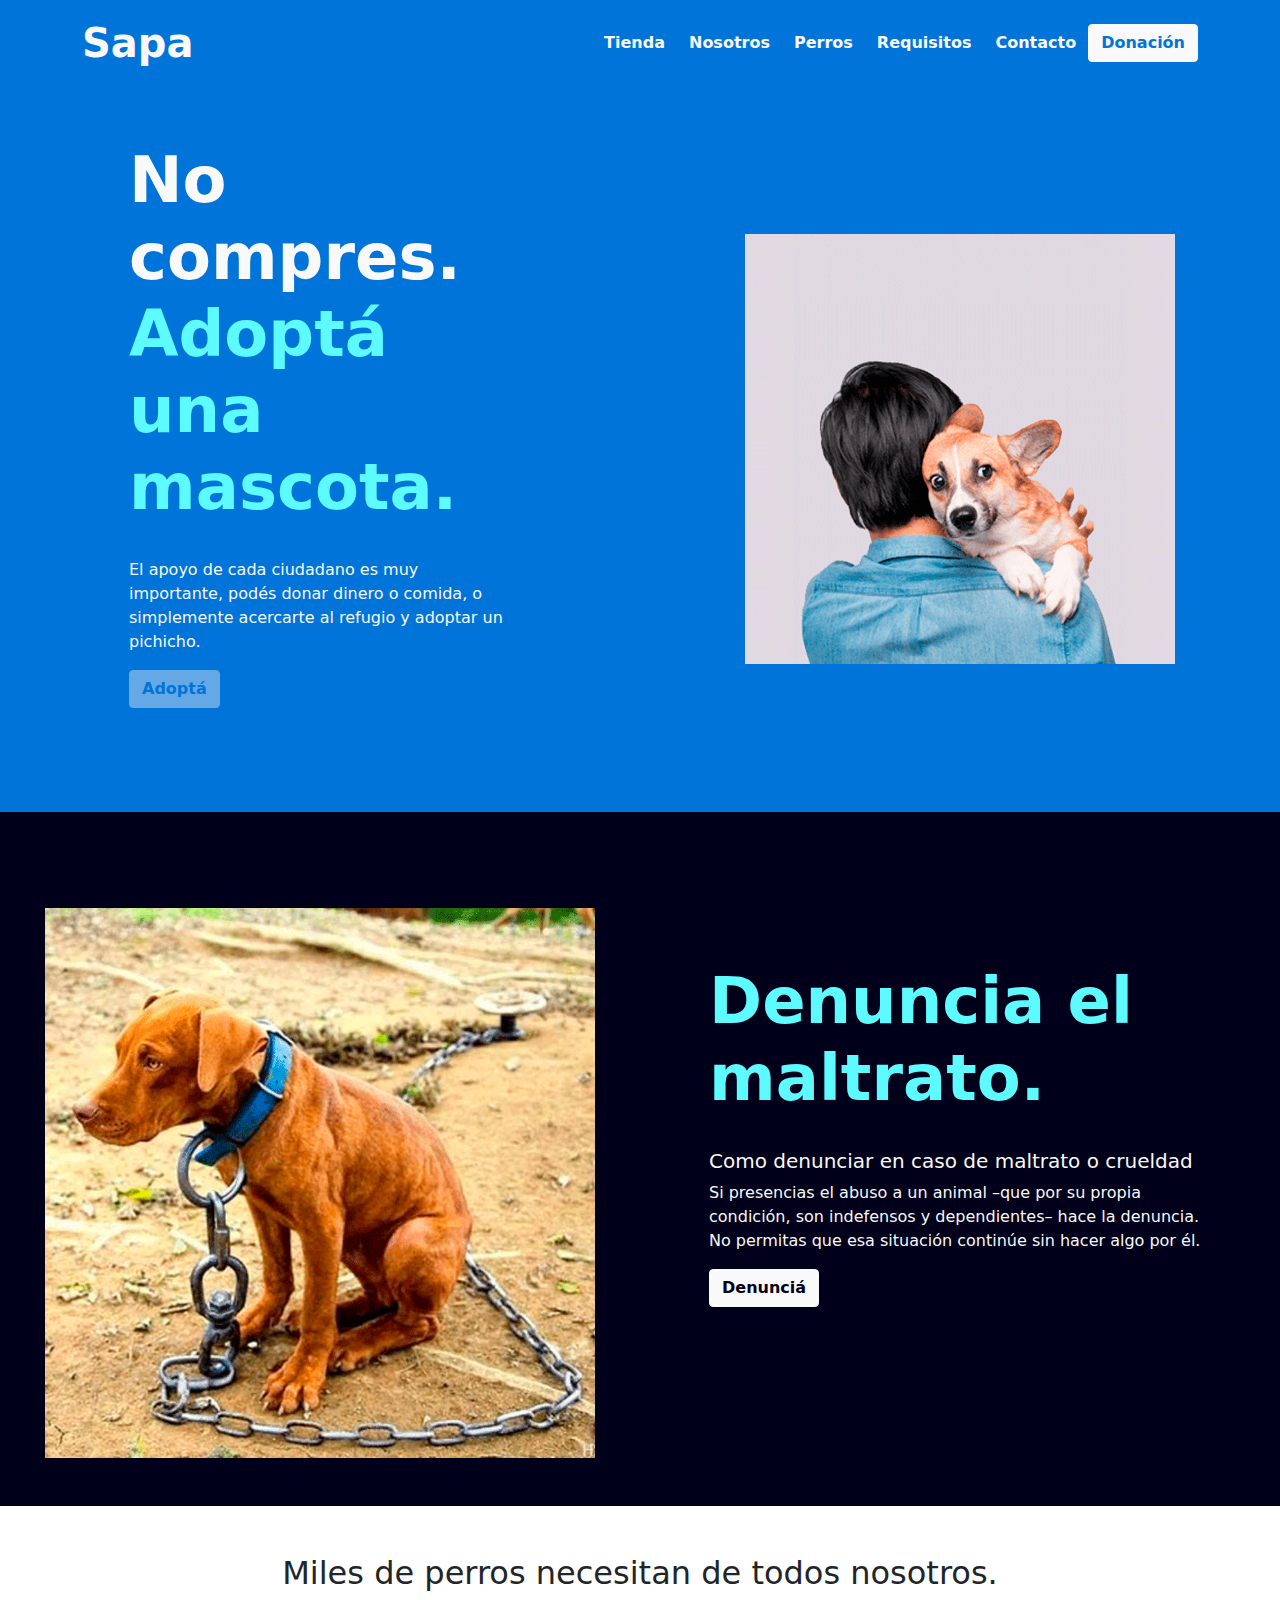
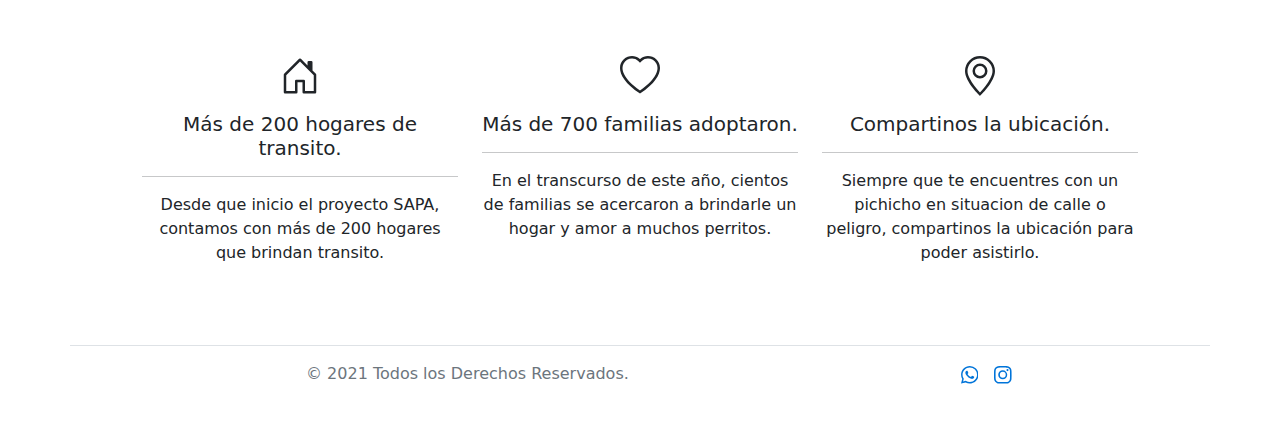
<file: index.html>
<!doctype html>
<html lang="en">
  <head>
    <!-- Required meta tags -->
    <meta charset="utf-8">
    <meta name="viewport" content="width=device-width, initial-scale=1">

    <!-- SEO -->
    <meta name="description" content="SAPA - Defendemos los derechos de los animales.">
    <meta name="keywords" content="Transito - Voluntarios - Salvar Vidas - Defender los Derechos - Perros - Mascotas - Animales - Refugio - Adopcion - Adoptar Cachorro - Donar - Asistencia Canina - Perro en Peligro - Maltrato Animal - Denuncia el Maltrato Animal - Perros en la Calle - Rescatar Perros - Transito de Perros">

    <!-- Bootstrap CSS -->
    <link href="https://cdn.jsdelivr.net/npm/bootstrap@5.1.1/dist/css/bootstrap.min.css" rel="stylesheet" integrity="sha384-F3w7mX95PdgyTmZZMECAngseQB83DfGTowi0iMjiWaeVhAn4FJkqJByhZMI3AhiU" crossorigin="anonymous">
    
    <!-- Jquery -->
    <script src="jquery-min.js"> </script>

    <link rel="stylesheet" href="./estilos/style.css">
    <title>SAPA - Adopción</title>
  </head>
  <body>

    <!-- Menu de navegacion NAVBAR -->
    <nav class="navbar navbar-expand-lg navbar-light bg-primary w-100">
        <div class="container">
          <a class="navbar-brand text-light fs-1 fw-bold" href="index.html">Sapa</a>
          <button class="navbar-toggler" type="button" data-bs-toggle="collapse" data-bs-target="#navbarSupportedContent" aria-controls="navbarSupportedContent" aria-expanded="false" aria-label="Toggle navigation">
            <span class="navbar-toggler-icon "></span>
          </button>
          <div class="collapse navbar-collapse" id="navbarSupportedContent">
            <ul class="navbar-nav align-items-center ms-auto mb-2 mb-lg-0">
                <li class="nav-item">
                    <a class="nav-link text-light fw-bold mx-1" href="./vistas/tienda.html">Tienda</a>
                  </li>
                <li class="nav-item">
                    <a class="nav-link text-light fw-bold mx-1" href="./vistas/nosotros.html">Nosotros</a>
                </li>
                <li class="nav-item">
                    <a class="nav-link text-light fw-bold mx-1" href="./vistas/perros.html">Perros</a>
                </li>
                <li class="nav-item">
                    <a class="nav-link text-light fw-bold mx-1" href="./vistas/requisitos.html">Requisitos</a>
                </li>
                <li class="nav-item">
                    <a class="nav-link text-light fw-bold mx-1" href="./vistas/contacto.html">Contacto</a>
                </li>
                <li class="nav-item">
                    <a class="btn btn-light text-primary fw-bold" href="./vistas/donacion.html">Donación</a>
                </li>
            </ul>            
          </div>
        </div>
    </nav>

    <div id="hero">
        <div class="row wv-100 g-0 bg-primary py-5 h-100">
            <div class="col-lg-6 d-flex align-self-center">
                <div class="contenido my-2 w-100 mx-auto px-4">
                    <h1 class="display-3 fw-bold text-light contenido__h1">No compres.<br><span class="text-info">Adoptá una mascota.</span></h1>
                    <p class="text-light">El apoyo de cada ciudadano es muy importante, podés donar dinero o comida, o simplemente acercarte al refugio y adoptar un pichicho.</p>
                    <!-- <a href="./vistas/perros.html" class="btn btn-light text-primary mb-5 fw-bold">Adoptá</a> -->
                    <a href="#" id="btnOpacity" class="mostrarImg btn btn-light text-primary mb-5 fw-bold">Adoptá</a>
                </div>
            </div>
            <div class="col-lg-6 d-flex align-self-center px-4">
                <div class="contenido mx-auto">
                    <img src="./img/dog-home.png" class="pruebaAnimacion contenido__img img-fluid" alt="">
                </div>
            </div>
        </div>
    </div>

    <div id="hero">
        <div class="row wv-100 g-0 bg-dark py-5 h-100">
            <div class="col-lg-6 d-flex align-self-center px-4">
                <div class="contenido-two mt-5 mx-auto">
                    <img src="./img/maltrato-animal.png" class="contenido__img img-fluid" alt="">
                </div>
            </div>
            <div class="col-lg-6 d-flex align-self-center">
                <div class="contenido-two my-5 w-100 mx-auto px-4">
                    <h2 class="display-3 fw-bold text-info contenido__h1">Denuncia el maltrato.</h2>
                    <h5 class="text-light">Como denunciar en caso de maltrato o crueldad</h5>
                    <p class="text-light">Si presencias el abuso a un animal –que por su propia condición, son indefensos y dependientes– hace la denuncia. No permitas que esa situación continúe sin hacer algo por él.</p>
                    <a href="./vistas/contacto.html" class="btn btn-light btn--denuncia text-dark mb-5 fw-bold">Denunciá</a>
                </div>
            </div>
        </div>
    </div>

    <div class="container my-5">
        <h2 class="text-center">Miles de perros necesitan de todos nosotros.</h2>
        <div class="row m-5">
            <div class="col-sm-12 col-md-6 col-lg-4 text-center mb-3">
                <svg xmlns="http://www.w3.org/2000/svg" width="2.5rem" height="2.5rem" fill="currentColor" class="bi bi-house-door my-3 icon-color" viewBox="0 0 16 16">
                    <path d="M8.354 1.146a.5.5 0 0 0-.708 0l-6 6A.5.5 0 0 0 1.5 7.5v7a.5.5 0 0 0 .5.5h4.5a.5.5 0 0 0 .5-.5v-4h2v4a.5.5 0 0 0 .5.5H14a.5.5 0 0 0 .5-.5v-7a.5.5 0 0 0-.146-.354L13 5.793V2.5a.5.5 0 0 0-.5-.5h-1a.5.5 0 0 0-.5.5v1.293L8.354 1.146zM2.5 14V7.707l5.5-5.5 5.5 5.5V14H10v-4a.5.5 0 0 0-.5-.5h-3a.5.5 0 0 0-.5.5v4H2.5z"/>
                </svg>
                <h5>Más de 200 hogares de transito.</h5>
                <hr>
                <p>Desde que inicio el proyecto SAPA, contamos con más de 200 hogares que brindan transito.</p>
            </div>
            <div class="col-sm-12 col-md-6 col-lg-4 text-center mb-3">
                <svg xmlns="http://www.w3.org/2000/svg" width="2.5rem" height="2.5rem" fill="currentColor" class="bi bi-heart my-3 icon-color" viewBox="0 0 16 16">
                    <path d="m8 2.748-.717-.737C5.6.281 2.514.878 1.4 3.053c-.523 1.023-.641 2.5.314 4.385.92 1.815 2.834 3.989 6.286 6.357 3.452-2.368 5.365-4.542 6.286-6.357.955-1.886.838-3.362.314-4.385C13.486.878 10.4.28 8.717 2.01L8 2.748zM8 15C-7.333 4.868 3.279-3.04 7.824 1.143c.06.055.119.112.176.171a3.12 3.12 0 0 1 .176-.17C12.72-3.042 23.333 4.867 8 15z"/>
                </svg>
                <h5>Más de 700 familias adoptaron.</h5>
                <hr>
                <p>En el transcurso de este año, cientos de familias se acercaron a brindarle un hogar y amor a muchos perritos.</p>
            </div>
            <div class="col-sm-12 col-md-6 col-lg-4 text-center mb-3">
                <svg xmlns="http://www.w3.org/2000/svg" width="2.5rem" height="2.5rem" fill="currentColor" class="bi bi-geo-alt my-3 icon-color" viewBox="0 0 16 16">
                    <path d="M12.166 8.94c-.524 1.062-1.234 2.12-1.96 3.07A31.493 31.493 0 0 1 8 14.58a31.481 31.481 0 0 1-2.206-2.57c-.726-.95-1.436-2.008-1.96-3.07C3.304 7.867 3 6.862 3 6a5 5 0 0 1 10 0c0 .862-.305 1.867-.834 2.94zM8 16s6-5.686 6-10A6 6 0 0 0 2 6c0 4.314 6 10 6 10z"/>
                    <path d="M8 8a2 2 0 1 1 0-4 2 2 0 0 1 0 4zm0 1a3 3 0 1 0 0-6 3 3 0 0 0 0 6z"/>
                </svg>
                <h5>Compartinos la ubicación.</h5>
                <hr>
                <p>Siempre que te encuentres con un pichicho en situacion de calle o peligro, compartinos la ubicación para poder asistirlo.</p>
            </div>
        </div>
    </div>

    <!-- Footer -->
    <footer class="container d-flex flex-wrap justify-content-center py-3 my-4 border-top">
      <div class="col-md-4 d-flex align-items-center">
          <a href="/" class="mb-3 me-2 mb-md-0 text-muted text-decoration-none lh-1">
          <svg class="bi" width="30" height="24"><use xlink:href="#bootstrap"></use></svg>
          </a>
          <span class="text-muted">© 2021 Todos los Derechos Reservados.</span>
      </div>
  
      <ul class="nav col-md-4 d-flex justify-content-end list-unstyled d-flex">
          <div class="align-items-center">
              <a href="https://web.whatsapp.com/"><svg xmlns="http://www.w3.org/2000/svg" width="1.1rem" height="1.1rem" fill="currentColor" class="bi bi-whatsapp text-secondary mx-3 icon-color" viewBox="0 0 16 16">
                      <path d="M13.601 2.326A7.854 7.854 0 0 0 7.994 0C3.627 0 .068 3.558.064 7.926c0 1.399.366 2.76 1.057 3.965L0 16l4.204-1.102a7.933 7.933 0 0 0 3.79.965h.004c4.368 0 7.926-3.558 7.93-7.93A7.898 7.898 0 0 0 13.6 2.326zM7.994 14.521a6.573 6.573 0 0 1-3.356-.92l-.24-.144-2.494.654.666-2.433-.156-.251a6.56 6.56 0 0 1-1.007-3.505c0-3.626 2.957-6.584 6.591-6.584a6.56 6.56 0 0 1 4.66 1.931 6.557 6.557 0 0 1 1.928 4.66c-.004 3.639-2.961 6.592-6.592 6.592zm3.615-4.934c-.197-.099-1.17-.578-1.353-.646-.182-.065-.315-.099-.445.099-.133.197-.513.646-.627.775-.114.133-.232.148-.43.05-.197-.1-.836-.308-1.592-.985-.59-.525-.985-1.175-1.103-1.372-.114-.198-.011-.304.088-.403.087-.088.197-.232.296-.346.1-.114.133-.198.198-.33.065-.134.034-.248-.015-.347-.05-.099-.445-1.076-.612-1.47-.16-.389-.323-.335-.445-.34-.114-.007-.247-.007-.38-.007a.729.729 0 0 0-.529.247c-.182.198-.691.677-.691 1.654 0 .977.71 1.916.81 2.049.098.133 1.394 2.132 3.383 2.992.47.205.84.326 1.129.418.475.152.904.129 1.246.08.38-.058 1.171-.48 1.338-.943.164-.464.164-.86.114-.943-.049-.084-.182-.133-.38-.232z"/>
                  </svg>
              </a>    
          </div>

          <div class="align-items-center">
              <a href="https://www.instagram.com/"><svg xmlns="http://www.w3.org/2000/svg" width="1.1rem" height="1.1rem" fill="currentColor" class="bi bi-instagram text-secondary icon-color" viewBox="0 0 16 16">
                      <path d="M8 0C5.829 0 5.556.01 4.703.048 3.85.088 3.269.222 2.76.42a3.917 3.917 0 0 0-1.417.923A3.927 3.927 0 0 0 .42 2.76C.222 3.268.087 3.85.048 4.7.01 5.555 0 5.827 0 8.001c0 2.172.01 2.444.048 3.297.04.852.174 1.433.372 1.942.205.526.478.972.923 1.417.444.445.89.719 1.416.923.51.198 1.09.333 1.942.372C5.555 15.99 5.827 16 8 16s2.444-.01 3.298-.048c.851-.04 1.434-.174 1.943-.372a3.916 3.916 0 0 0 1.416-.923c.445-.445.718-.891.923-1.417.197-.509.332-1.09.372-1.942C15.99 10.445 16 10.173 16 8s-.01-2.445-.048-3.299c-.04-.851-.175-1.433-.372-1.941a3.926 3.926 0 0 0-.923-1.417A3.911 3.911 0 0 0 13.24.42c-.51-.198-1.092-.333-1.943-.372C10.443.01 10.172 0 7.998 0h.003zm-.717 1.442h.718c2.136 0 2.389.007 3.232.046.78.035 1.204.166 1.486.275.373.145.64.319.92.599.28.28.453.546.598.92.11.281.24.705.275 1.485.039.843.047 1.096.047 3.231s-.008 2.389-.047 3.232c-.035.78-.166 1.203-.275 1.485a2.47 2.47 0 0 1-.599.919c-.28.28-.546.453-.92.598-.28.11-.704.24-1.485.276-.843.038-1.096.047-3.232.047s-2.39-.009-3.233-.047c-.78-.036-1.203-.166-1.485-.276a2.478 2.478 0 0 1-.92-.598 2.48 2.48 0 0 1-.6-.92c-.109-.281-.24-.705-.275-1.485-.038-.843-.046-1.096-.046-3.233 0-2.136.008-2.388.046-3.231.036-.78.166-1.204.276-1.486.145-.373.319-.64.599-.92.28-.28.546-.453.92-.598.282-.11.705-.24 1.485-.276.738-.034 1.024-.044 2.515-.045v.002zm4.988 1.328a.96.96 0 1 0 0 1.92.96.96 0 0 0 0-1.92zm-4.27 1.122a4.109 4.109 0 1 0 0 8.217 4.109 4.109 0 0 0 0-8.217zm0 1.441a2.667 2.667 0 1 1 0 5.334 2.667 2.667 0 0 1 0-5.334z"/>
                  </svg>
              </a>
          </div>
      </ul>
    </footer>

    <!-- Option 1: Bootstrap Bundle with Popper -->
    <script src="https://cdn.jsdelivr.net/npm/bootstrap@5.1.1/dist/js/bootstrap.bundle.min.js" integrity="sha384-/bQdsTh/da6pkI1MST/rWKFNjaCP5gBSY4sEBT38Q/9RBh9AH40zEOg7Hlq2THRZ" crossorigin="anonymous"></script>

    <!-- Jquery -->
    <script src="app.js"></script>
  </body>
</html>
</file>
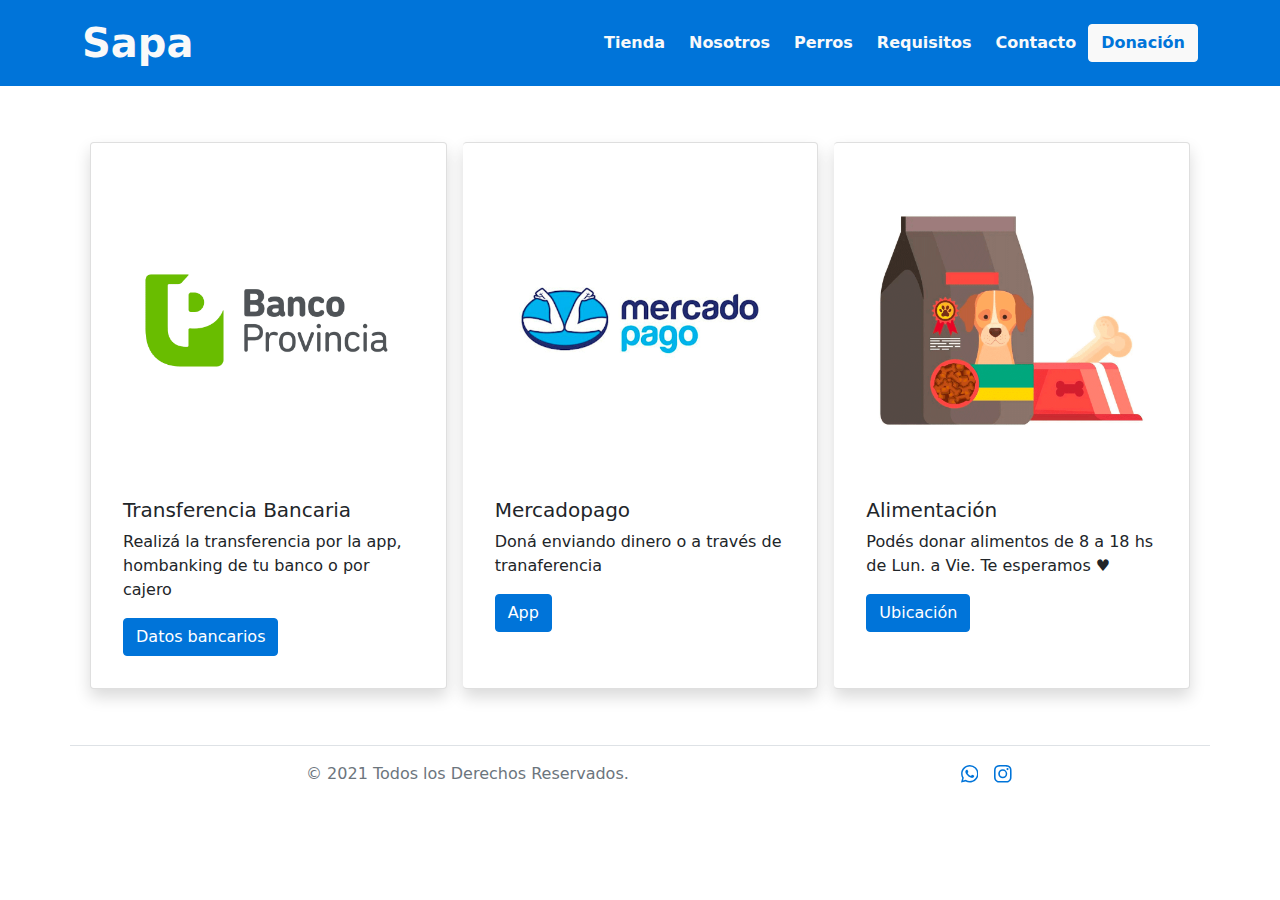
<file: vistas/donacion.html>
<!doctype html>
<html lang="en">
  <head>
    <!-- Required meta tags -->
    <meta charset="utf-8">
    <meta name="viewport" content="width=device-width, initial-scale=1">

    <!-- SEO -->
    <meta name="description" content="SAPA - Defendemos los derechos de los animales.">
    <meta name="keywords" content="Formulario - Contacto - Voluntario - Equipo - Salvar Vidas - Defender los Derechos - Perros - Mascotas - Animales - Refugio - Adopcion - Adoptar Cachorro - Donar - Asistencia Canina - Perro en Peligro - Maltrato Animal - Denuncia el Maltrato Animal - Perros en la Calle - Rescatar Perros - Transito de Perros">

    <!-- Bootstrap CSS -->
    <link href="https://cdn.jsdelivr.net/npm/bootstrap@5.1.1/dist/css/bootstrap.min.css" rel="stylesheet" integrity="sha384-F3w7mX95PdgyTmZZMECAngseQB83DfGTowi0iMjiWaeVhAn4FJkqJByhZMI3AhiU" crossorigin="anonymous">

    <link rel="stylesheet" href="../estilos/style.css">
    <title>SAPA - Adopcion</title>
  </head>
  <body>

    <!-- Menu de navegacion NAVBAR -->
    <nav class="navbar navbar-expand-lg navbar-light bg-primary w-100">
        <div class="container">
          <a class="navbar-brand text-light fs-1 fw-bold" href="../index.html">Sapa</a>
          <button class="navbar-toggler" type="button" data-bs-toggle="collapse" data-bs-target="#navbarSupportedContent" aria-controls="navbarSupportedContent" aria-expanded="false" aria-label="Toggle navigation">
            <span class="navbar-toggler-icon"></span>
          </button>
          <div class="collapse navbar-collapse" id="navbarSupportedContent">
            <ul class="navbar-nav align-items-center ms-auto mb-2 mb-lg-0">
              <li class="nav-item">
                <a class="nav-link text-light fw-bold mx-1" href="./tienda.html">Tienda</a>
              </li>
              <li class="nav-item">
                <a class="nav-link text-light fw-bold mx-1" href="./nosotros.html">Nosotros</a>
              </li>
              <li class="nav-item">
                <a class="nav-link text-light fw-bold mx-1" href="./perros.html">Perros</a>
              </li>
              <li class="nav-item">
                <a class="nav-link text-light fw-bold mx-1" href="./requisitos.html">Requisitos</a>
              </li>
              <li class="nav-item">
                <a class="nav-link text-light fw-bold mx-1" href="./contacto.html">Contacto</a>
              </li>
              <li class="nav-item">
                <a class="btn btn-light text-primary fw-bold" href="donacion.html">Donación</a>
              </li>
            </ul>            
          </div>
        </div>
    </nav>

    <!-- Card donaciones -->
    <div>
        <div class="container my-5">
            <div class="card-group">

                <!-- Primera Banco-->
                <div class="card shadow p-3 m-2 bg-body rounded">
                    <img src="../img/banco-provincia.png" class="card-img-top" alt="...">
                    <div class="card-body">
                        <h5 class="card-title">Transferencia Bancaria</h5>
                        <p class="card-text">Realizá la transferencia por la app, hombanking de tu banco o por cajero</p>
                        
                        <!-- Button trigger modal -->
                        <button type="button" class="btn btn-primary" data-bs-toggle="modal" data-bs-target="#staticBackdrop">
                            Datos bancarios
                        </button>
                        
                        <!-- Modal -->
                        <div class="modal fade" id="staticBackdrop" data-bs-backdrop="static" data-bs-keyboard="false" tabindex="-1" aria-labelledby="staticBackdropLabel" aria-hidden="true">
                            <div class="modal-dialog">
                            <div class="modal-content">
                                <div class="modal-header">
                                <h5 class="modal-title" id="staticBackdropLabel">Banco</h5>
                                <button type="button" class="btn-close" data-bs-dismiss="modal" aria-label="Close"></button>
                                </div>
                                <div class="modal-body">
                                    <p>Para hacer una transferencia bancaria por CBU es necesario que conozcas el Alias CBU de la cuenta a la cual quieres transferir, su CUIL/CUIT y su DNI, tras lo cual podrás especificar el monto y concepto de la transferencia. Esta operación podés hacerla a través de cajeros automáticos, Home Banking o por Online Banking</p>
                                    <h4>Banco Provincia | <span class="fw-light"> Sucursal 27 </span></h4>
                                    <h6 class="bg-primary p-2 text-light"> CBU 1234 1234 1234 1234 1234 56</h6>

                                </div>
                                <div class="modal-footer">
                                <button type="button" class="btn btn-secondary" data-bs-dismiss="modal">Gracias</button>
                                <button type="button" class="btn btn-primary">OK!</button>
                                </div>
                            </div>
                            </div>
                        </div>
                        
                    </div>                
                </div>

                <!-- Segunda Mercadopago-->
                <div class="card shadow p-3 m-2 bg-body rounded">
                    <img src="../img/mercadopago.png" class="card-img-top" alt="...">
                    <div class="card-body">
                        <h5 class="card-title">Mercadopago</h5>
                        <p class="card-text">Doná enviando dinero o a través de tranaferencia</p>
                        <a class="btn btn-primary" href="https://mercadopago.com.ar" role="button">App</a>
                    </div>
                </div>

                <!-- Tercera Alimentación -->
                <div class="card shadow p-3 m-2 bg-body rounded">
                    <img src="../img/alimentacion.png" class="card-img-top" alt="...">
                    <div class="card-body">
                        <h5 class="card-title">Alimentación</h5>
                        <p class="card-text">Podés donar alimentos de 8 a 18 hs de Lun. a Vie. Te esperamos ♥</p>
                        <a class="btn btn-primary" href="https://goo.gl/maps/1LUTc8LhakbmJ2hU7" role="button">Ubicación</a>
                    </div>
                </div>
            </div>
        </div>
    </div>

    <!-- Footer -->
    <footer class="container d-flex flex-wrap justify-content-center py-3 my-4 border-top">
        <div class="col-md-4 d-flex align-items-center">
            <a href="/" class="mb-3 me-2 mb-md-0 text-muted text-decoration-none lh-1">
            <svg class="bi" width="30" height="24"><use xlink:href="#bootstrap"></use></svg>
            </a>
            <span class="text-muted">© 2021 Todos los Derechos Reservados.</span>
        </div>
    
        <ul class="nav col-md-4 d-flex justify-content-end list-unstyled d-flex">
            <div class="align-items-center">
                <a href="https://web.whatsapp.com/"><svg xmlns="http://www.w3.org/2000/svg" width="1.1rem" height="1.1rem" fill="currentColor" class="bi bi-whatsapp text-secondary mx-3 icon-color" viewBox="0 0 16 16">
                        <path d="M13.601 2.326A7.854 7.854 0 0 0 7.994 0C3.627 0 .068 3.558.064 7.926c0 1.399.366 2.76 1.057 3.965L0 16l4.204-1.102a7.933 7.933 0 0 0 3.79.965h.004c4.368 0 7.926-3.558 7.93-7.93A7.898 7.898 0 0 0 13.6 2.326zM7.994 14.521a6.573 6.573 0 0 1-3.356-.92l-.24-.144-2.494.654.666-2.433-.156-.251a6.56 6.56 0 0 1-1.007-3.505c0-3.626 2.957-6.584 6.591-6.584a6.56 6.56 0 0 1 4.66 1.931 6.557 6.557 0 0 1 1.928 4.66c-.004 3.639-2.961 6.592-6.592 6.592zm3.615-4.934c-.197-.099-1.17-.578-1.353-.646-.182-.065-.315-.099-.445.099-.133.197-.513.646-.627.775-.114.133-.232.148-.43.05-.197-.1-.836-.308-1.592-.985-.59-.525-.985-1.175-1.103-1.372-.114-.198-.011-.304.088-.403.087-.088.197-.232.296-.346.1-.114.133-.198.198-.33.065-.134.034-.248-.015-.347-.05-.099-.445-1.076-.612-1.47-.16-.389-.323-.335-.445-.34-.114-.007-.247-.007-.38-.007a.729.729 0 0 0-.529.247c-.182.198-.691.677-.691 1.654 0 .977.71 1.916.81 2.049.098.133 1.394 2.132 3.383 2.992.47.205.84.326 1.129.418.475.152.904.129 1.246.08.38-.058 1.171-.48 1.338-.943.164-.464.164-.86.114-.943-.049-.084-.182-.133-.38-.232z"/>
                    </svg>
                </a>    
            </div>

            <div class="align-items-center">
                <a href="https://www.instagram.com/"><svg xmlns="http://www.w3.org/2000/svg" width="1.1rem" height="1.1rem" fill="currentColor" class="bi bi-instagram text-secondary icon-color" viewBox="0 0 16 16">
                        <path d="M8 0C5.829 0 5.556.01 4.703.048 3.85.088 3.269.222 2.76.42a3.917 3.917 0 0 0-1.417.923A3.927 3.927 0 0 0 .42 2.76C.222 3.268.087 3.85.048 4.7.01 5.555 0 5.827 0 8.001c0 2.172.01 2.444.048 3.297.04.852.174 1.433.372 1.942.205.526.478.972.923 1.417.444.445.89.719 1.416.923.51.198 1.09.333 1.942.372C5.555 15.99 5.827 16 8 16s2.444-.01 3.298-.048c.851-.04 1.434-.174 1.943-.372a3.916 3.916 0 0 0 1.416-.923c.445-.445.718-.891.923-1.417.197-.509.332-1.09.372-1.942C15.99 10.445 16 10.173 16 8s-.01-2.445-.048-3.299c-.04-.851-.175-1.433-.372-1.941a3.926 3.926 0 0 0-.923-1.417A3.911 3.911 0 0 0 13.24.42c-.51-.198-1.092-.333-1.943-.372C10.443.01 10.172 0 7.998 0h.003zm-.717 1.442h.718c2.136 0 2.389.007 3.232.046.78.035 1.204.166 1.486.275.373.145.64.319.92.599.28.28.453.546.598.92.11.281.24.705.275 1.485.039.843.047 1.096.047 3.231s-.008 2.389-.047 3.232c-.035.78-.166 1.203-.275 1.485a2.47 2.47 0 0 1-.599.919c-.28.28-.546.453-.92.598-.28.11-.704.24-1.485.276-.843.038-1.096.047-3.232.047s-2.39-.009-3.233-.047c-.78-.036-1.203-.166-1.485-.276a2.478 2.478 0 0 1-.92-.598 2.48 2.48 0 0 1-.6-.92c-.109-.281-.24-.705-.275-1.485-.038-.843-.046-1.096-.046-3.233 0-2.136.008-2.388.046-3.231.036-.78.166-1.204.276-1.486.145-.373.319-.64.599-.92.28-.28.546-.453.92-.598.282-.11.705-.24 1.485-.276.738-.034 1.024-.044 2.515-.045v.002zm4.988 1.328a.96.96 0 1 0 0 1.92.96.96 0 0 0 0-1.92zm-4.27 1.122a4.109 4.109 0 1 0 0 8.217 4.109 4.109 0 0 0 0-8.217zm0 1.441a2.667 2.667 0 1 1 0 5.334 2.667 2.667 0 0 1 0-5.334z"/>
                    </svg>
                </a>
            </div>
        </ul>
    </footer>

    <!-- Option 1: Bootstrap Bundle with Popper -->
    <script src="https://cdn.jsdelivr.net/npm/bootstrap@5.1.1/dist/js/bootstrap.bundle.min.js" integrity="sha384-/bQdsTh/da6pkI1MST/rWKFNjaCP5gBSY4sEBT38Q/9RBh9AH40zEOg7Hlq2THRZ" crossorigin="anonymous"></script>

    </body>
</html>
</file>
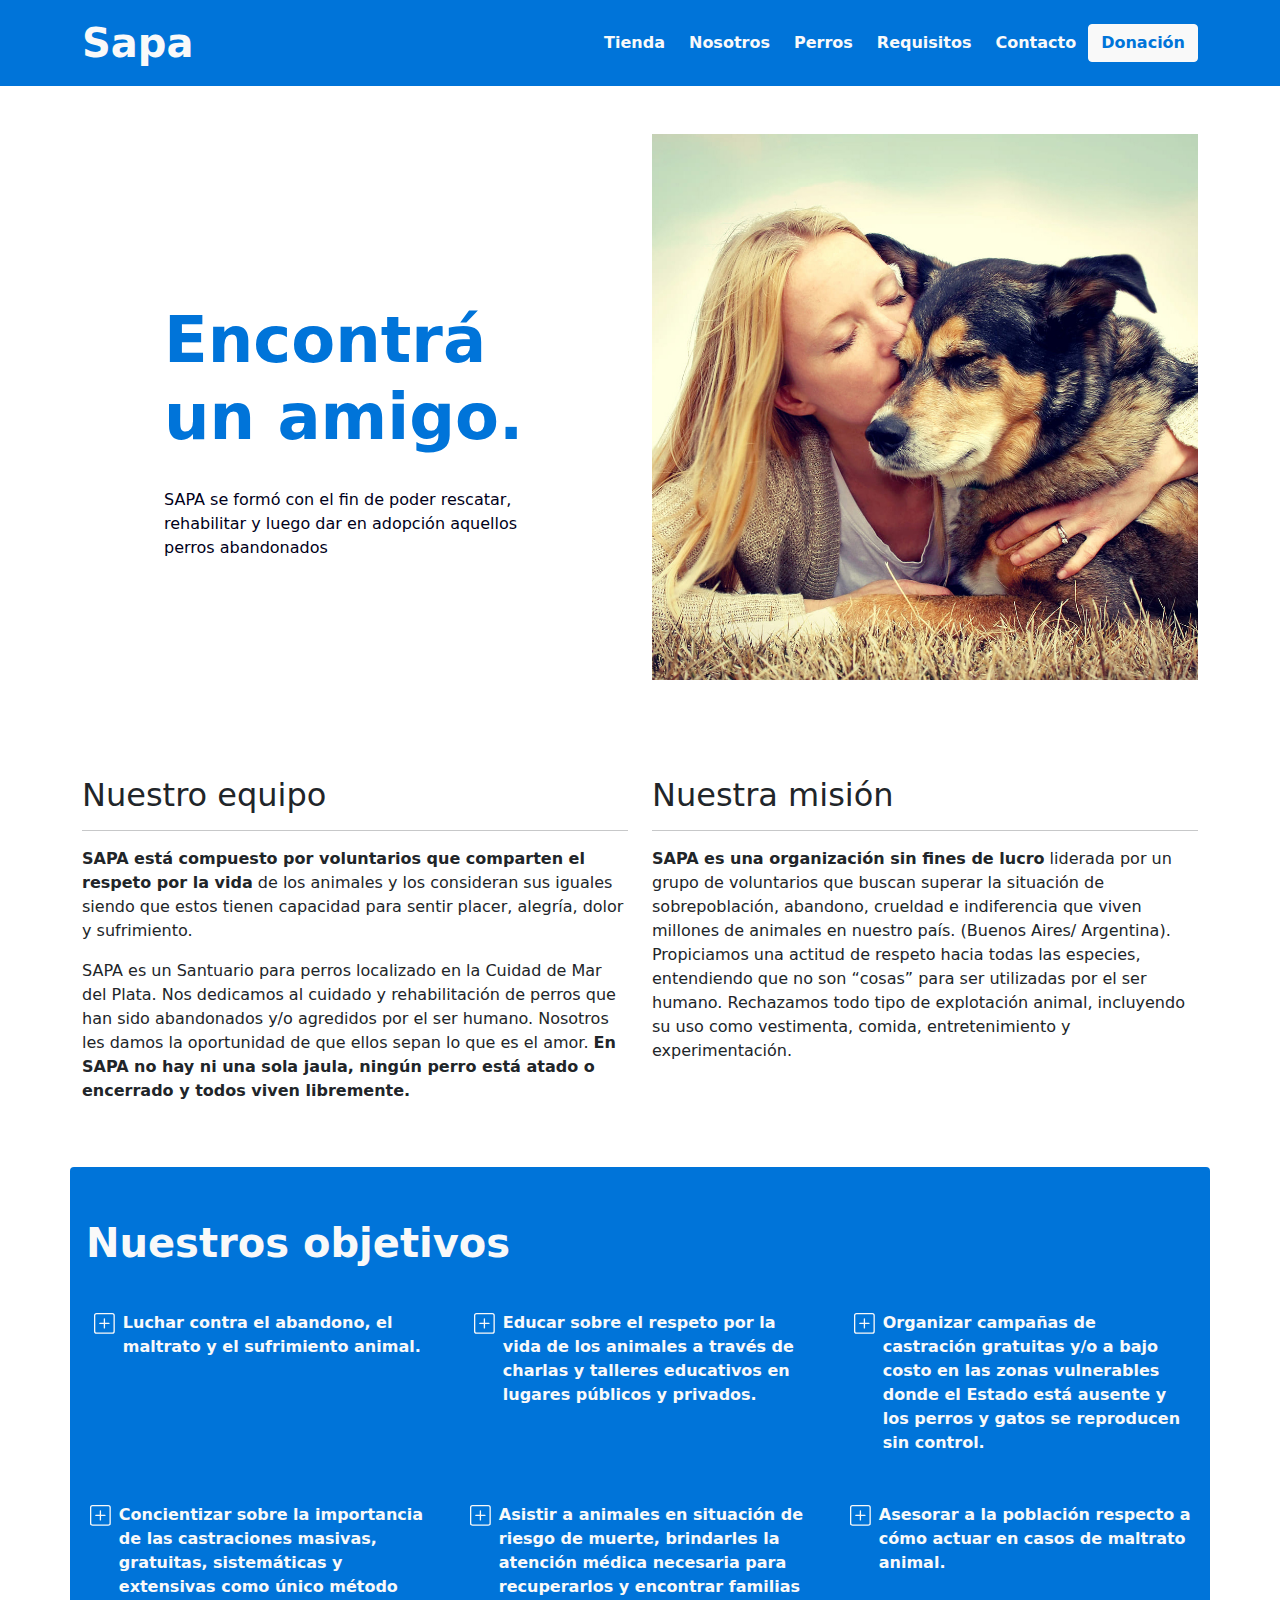
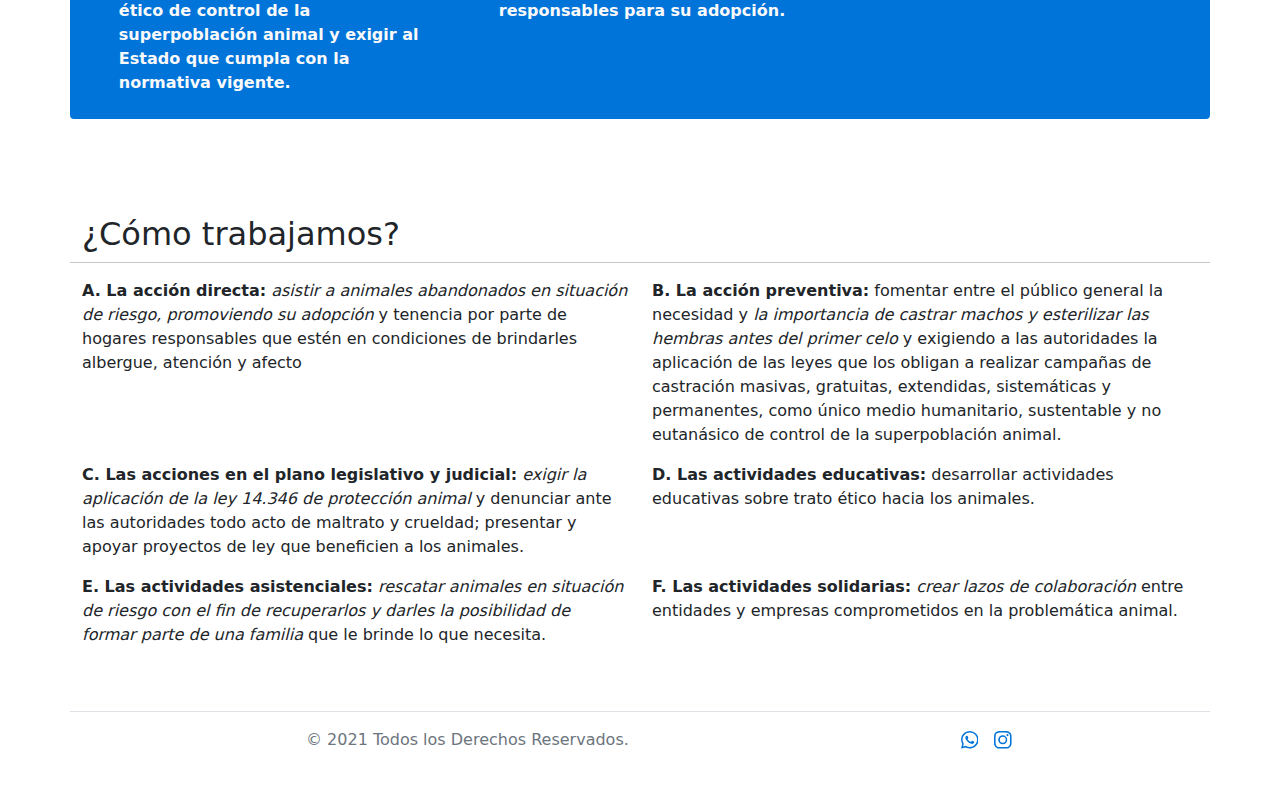
<file: vistas/nosotros.html>
<!doctype html>
<html lang="en">
  <head>
    <!-- Required meta tags -->
    <meta charset="utf-8">
    <meta name="viewport" content="width=device-width, initial-scale=1">

    <!-- SEO -->
    <meta name="description" content="SAPA - Defendemos los derechos de los animales.">
    <meta name="keywords" content="Salvar Vidas - Defender los Derechos - Perros - Mascotas - Animales - Refugio - Adopcion - Adoptar Cachorro - Abandono - Donar - Asistencia Canina - Perro en Peligro - Maltrato Animal - Denuncia el Maltrato Animal - Perros en la Calle - Rescatar Perros - Como trabajamos - Mision - Objetivos">

    <!-- Bootstrap CSS -->
    <link href="https://cdn.jsdelivr.net/npm/bootstrap@5.1.1/dist/css/bootstrap.min.css" rel="stylesheet" integrity="sha384-F3w7mX95PdgyTmZZMECAngseQB83DfGTowi0iMjiWaeVhAn4FJkqJByhZMI3AhiU" crossorigin="anonymous">

    <link rel="stylesheet" href="../estilos/style.css">
    <title>SAPA - Adopcion</title>
  </head>
  <body>

    <!-- Menu de navegacion NAVBAR -->
    <nav class="navbar navbar-expand-lg navbar-light bg-primary w-100">
        <div class="container">
          <a class="navbar-brand text-light fs-1 fw-bold" href="../index.html">Sapa</a>
          <button class="navbar-toggler" type="button" data-bs-toggle="collapse" data-bs-target="#navbarSupportedContent" aria-controls="navbarSupportedContent" aria-expanded="false" aria-label="Toggle navigation">
            <span class="navbar-toggler-icon"></span>
          </button>
          <div class="collapse navbar-collapse" id="navbarSupportedContent">
            <ul class="navbar-nav align-items-center ms-auto mb-2 mb-lg-0">
                <li class="nav-item">
                    <a class="nav-link text-light fw-bold mx-1" href="./tienda.html">Tienda</a>
                </li>
                <li class="nav-item">
                    <a class="nav-link text-light fw-bold mx-1" href="./nosotros.html">Nosotros</a>
                </li>
                <li class="nav-item">
                    <a class="nav-link text-light fw-bold mx-1" href="./perros.html">Perros</a>
                </li>
                <li class="nav-item">
                    <a class="nav-link text-light fw-bold mx-1" href="./requisitos.html">Requisitos</a>
                </li>
                <li class="nav-item">
                    <a class="nav-link text-light fw-bold mx-1" href="./contacto.html">Contacto</a>
                </li>
                <li class="nav-item">
                    <a class="btn btn-light text-primary fw-bold" href="./donacion.html">Donación</a>
                </li>
            </ul>            
          </div>
        </div>
    </nav>

    <!-- Nosotros -->
    <div class="container my-5">
        <div class="row">
            <div class="col-sm-12 col-md-6 align-self-center">
                <div class="contenido my-5 w-100 mx-auto px-4">
                    <h1 class="display-3 fw-bold text-primary contenido__h1">Encontrá un amigo.</h1>
                    <p class="text-dark">SAPA se formó con el fin de poder rescatar, rehabilitar y luego dar en adopción aquellos perros abandonados</p>
                </div>
            </div>
            <div class="col-sm-12 col-md-6">
                <img src="../img/nosotros.jpg" class="contenido__img img-fluid pb-5" alt="">
            </div>

            <div class="col-sm-12 col-md-6">
                <h2 class="mt-5">Nuestro equipo</h2>
                <hr>
                <p><span class="fw-bold">SAPA está compuesto por voluntarios que comparten el respeto por la vida</span> de los animales y los consideran sus iguales siendo que estos tienen capacidad para sentir placer, alegría, dolor y sufrimiento.</p>
                <p>SAPA es un Santuario para perros localizado en la Cuidad de Mar del Plata. Nos dedicamos al cuidado y rehabilitación de perros que han sido abandonados y/o agredidos por el ser humano.
                Nosotros les damos la oportunidad de que ellos sepan lo que es el amor. 
                <span class="fw-bold">En SAPA no hay ni una sola jaula, ningún perro está atado o encerrado y todos viven libremente.</span></p>
            </div>

            <div class="col-sm-12 col-md-6">
                <h2 class="mt-5">Nuestra misión</h2>
                <hr>
                <p class="my-3"><span class="fw-bold">SAPA es una organización sin fines de lucro</span> liderada por un grupo de voluntarios que buscan superar la situación de sobrepoblación, abandono, crueldad e indiferencia que viven millones de animales en nuestro país. (Buenos Aires/ Argentina). Propiciamos una actitud de respeto hacia todas las especies, entendiendo que no son “cosas” para ser utilizadas por el ser humano. Rechazamos todo tipo de explotación animal, incluyendo su uso como vestimenta, comida, entretenimiento y experimentación.</p>
            </div>

            <div class="bg-primary rounded my-5">
                <h2 class="mt-5 mb-3 p-1 fw-bold fs-1 text-light">Nuestros objetivos</h2>
                <div class="row">

                    <div class="col-sm-12 col-md-6 col-lg-4 my-2 p-3 d-flex">
                        <div>
                            <svg xmlns="http://www.w3.org/2000/svg" width="1.3rem" height="1.3rem" fill="currentColor" class="bi bi-plus-square mx-2 text-light" viewBox="0 0 16 16">
                                <path d="M14 1a1 1 0 0 1 1 1v12a1 1 0 0 1-1 1H2a1 1 0 0 1-1-1V2a1 1 0 0 1 1-1h12zM2 0a2 2 0 0 0-2 2v12a2 2 0 0 0 2 2h12a2 2 0 0 0 2-2V2a2 2 0 0 0-2-2H2z"/>
                                <path d="M8 4a.5.5 0 0 1 .5.5v3h3a.5.5 0 0 1 0 1h-3v3a.5.5 0 0 1-1 0v-3h-3a.5.5 0 0 1 0-1h3v-3A.5.5 0 0 1 8 4z"/>
                            </svg>
                        </div>
                        <p class=" text-light fw-bold">Luchar contra el abandono, el maltrato y el sufrimiento animal.</p>
                    </div>

                    <div class="col-sm-12 col-md-6 col-lg-4 my-2 p-3 d-flex">
                        <div>
                            <svg xmlns="http://www.w3.org/2000/svg" width="1.3rem" height="1.3rem" fill="currentColor" class="bi bi-plus-square mx-2 text-light" viewBox="0 0 16 16">
                                <path d="M14 1a1 1 0 0 1 1 1v12a1 1 0 0 1-1 1H2a1 1 0 0 1-1-1V2a1 1 0 0 1 1-1h12zM2 0a2 2 0 0 0-2 2v12a2 2 0 0 0 2 2h12a2 2 0 0 0 2-2V2a2 2 0 0 0-2-2H2z"/>
                                <path d="M8 4a.5.5 0 0 1 .5.5v3h3a.5.5 0 0 1 0 1h-3v3a.5.5 0 0 1-1 0v-3h-3a.5.5 0 0 1 0-1h3v-3A.5.5 0 0 1 8 4z"/>
                            </svg>
                        </div>
                        <p class=" text-light fw-bold">Educar sobre el respeto por la vida de los animales a través de charlas y talleres educativos en lugares públicos y privados.</p>
                    </div>

                    <div class="col-sm-12 col-md-6 col-lg-4 my-2 p-3 d-flex">
                        <div>
                            <svg xmlns="http://www.w3.org/2000/svg" width="1.3rem" height="1.3rem" fill="currentColor" class="bi bi-plus-square mx-2 text-light" viewBox="0 0 16 16">
                                <path d="M14 1a1 1 0 0 1 1 1v12a1 1 0 0 1-1 1H2a1 1 0 0 1-1-1V2a1 1 0 0 1 1-1h12zM2 0a2 2 0 0 0-2 2v12a2 2 0 0 0 2 2h12a2 2 0 0 0 2-2V2a2 2 0 0 0-2-2H2z"/>
                                <path d="M8 4a.5.5 0 0 1 .5.5v3h3a.5.5 0 0 1 0 1h-3v3a.5.5 0 0 1-1 0v-3h-3a.5.5 0 0 1 0-1h3v-3A.5.5 0 0 1 8 4z"/>
                            </svg>
                        </div>
                        <p class=" text-light fw-bold">Organizar campañas de castración gratuitas y/o a bajo costo en las zonas vulnerables donde el Estado está ausente y los perros y gatos se reproducen sin control.</p>
                    </div>

                    <div class="col-sm-12 col-md-6 col-lg-4 my-2 d-flex">
                        <div>
                            <svg xmlns="http://www.w3.org/2000/svg" width="1.3rem" height="1.3rem" fill="currentColor" class="bi bi-plus-square mx-2 text-light" viewBox="0 0 16 16">
                                <path d="M14 1a1 1 0 0 1 1 1v12a1 1 0 0 1-1 1H2a1 1 0 0 1-1-1V2a1 1 0 0 1 1-1h12zM2 0a2 2 0 0 0-2 2v12a2 2 0 0 0 2 2h12a2 2 0 0 0 2-2V2a2 2 0 0 0-2-2H2z"/>
                                <path d="M8 4a.5.5 0 0 1 .5.5v3h3a.5.5 0 0 1 0 1h-3v3a.5.5 0 0 1-1 0v-3h-3a.5.5 0 0 1 0-1h3v-3A.5.5 0 0 1 8 4z"/>
                            </svg>
                        </div>
                        <p class=" text-light fw-bold">Concientizar sobre la importancia de las castraciones masivas, gratuitas, sistemáticas y extensivas como único método ético de control de la superpoblación animal y exigir al Estado que cumpla con la normativa vigente.</p>
                    </div>

                    <div class="col-sm-12 col-md-6 col-lg-4 my-2 d-flex">
                        <div>
                            <svg xmlns="http://www.w3.org/2000/svg" width="1.3rem" height="1.3rem" fill="currentColor" class="bi bi-plus-square mx-2 text-light" viewBox="0 0 16 16">
                                <path d="M14 1a1 1 0 0 1 1 1v12a1 1 0 0 1-1 1H2a1 1 0 0 1-1-1V2a1 1 0 0 1 1-1h12zM2 0a2 2 0 0 0-2 2v12a2 2 0 0 0 2 2h12a2 2 0 0 0 2-2V2a2 2 0 0 0-2-2H2z"/>
                                <path d="M8 4a.5.5 0 0 1 .5.5v3h3a.5.5 0 0 1 0 1h-3v3a.5.5 0 0 1-1 0v-3h-3a.5.5 0 0 1 0-1h3v-3A.5.5 0 0 1 8 4z"/>
                            </svg>
                        </div>
                        <p class=" text-light fw-bold">Asistir a animales en situación de riesgo de muerte, brindarles la atención médica necesaria para recuperarlos y encontrar familias responsables para su adopción.</p>
                    </div>
                    
                    <div class="col-sm-12 col-md-6 col-lg-4 my-2 d-flex">
                        <div>
                            <svg xmlns="http://www.w3.org/2000/svg" width="1.3rem" height="1.3rem" fill="currentColor" class="bi bi-plus-square mx-2 text-light" viewBox="0 0 16 16">
                                <path d="M14 1a1 1 0 0 1 1 1v12a1 1 0 0 1-1 1H2a1 1 0 0 1-1-1V2a1 1 0 0 1 1-1h12zM2 0a2 2 0 0 0-2 2v12a2 2 0 0 0 2 2h12a2 2 0 0 0 2-2V2a2 2 0 0 0-2-2H2z"/>
                                <path d="M8 4a.5.5 0 0 1 .5.5v3h3a.5.5 0 0 1 0 1h-3v3a.5.5 0 0 1-1 0v-3h-3a.5.5 0 0 1 0-1h3v-3A.5.5 0 0 1 8 4z"/>
                            </svg>
                        </div>
                        <p class=" text-light fw-bold">Asesorar a la población respecto a cómo actuar en casos de maltrato animal.</p>
                    </div>
                </div>
            </div>

            <h2 class="mt-5">¿Cómo trabajamos?</h2>
            <hr>
            <div class="col-sm-12 col-md-6">
                <p><span class="fw-bold">A. La acción directa:</span> <span class="fst-italic">asistir a animales abandonados en situación de riesgo, promoviendo su adopción</span> y tenencia por parte de hogares responsables que estén en condiciones de brindarles albergue, atención y afecto</p>
            </div>
            <div class="col-sm-12 col-md-6">
                <p><span class="fw-bold">B. La acción preventiva:</span> fomentar entre el público general la necesidad y <span class="fst-italic">la importancia de castrar machos y esterilizar las hembras antes del primer celo</span> y exigiendo a las autoridades la aplicación de las leyes que los obligan a realizar campañas de castración masivas, gratuitas, extendidas, sistemáticas y permanentes, como único medio humanitario, sustentable y no eutanásico de control de la superpoblación animal.</p>
            </div>
            <div class="col-sm-12 col-md-6">
                <p><span class="fw-bold">C. Las acciones en el plano legislativo y judicial:</span> <span class="fst-italic">exigir la aplicación de la ley 14.346 de protección animal</span> y denunciar ante las autoridades todo acto de maltrato y crueldad; presentar y apoyar proyectos de ley que beneficien a los animales.</p>
            </div>
            <div class="col-sm-12 col-md-6">
                <p><span class="fw-bold">D. Las actividades educativas:</span> desarrollar actividades educativas sobre trato ético hacia los animales.</p>
            </div>
            <div class="col-sm-12 col-md-6">
                <p><span class="fw-bold">E. Las actividades asistenciales:</span> <span class="fst-italic">rescatar animales en situación de riesgo con el fin de recuperarlos y darles la posibilidad de formar parte de una familia</span> que le brinde lo que necesita.</p>
            </div>
            <div class="col-sm-12 col-md-6">
                <p><span class="fw-bold">F. Las actividades solidarias:</span> <span class="fst-italic">crear lazos de colaboración</span> entre entidades y empresas comprometidos en la problemática animal.</p>
            </div>
        </div>   
    </div>

    <!-- Footer -->
    <footer class="container d-flex flex-wrap justify-content-center py-3 my-4 border-top">
        <div class="col-md-4 d-flex align-items-center">
            <a href="/" class="mb-3 me-2 mb-md-0 text-muted text-decoration-none lh-1">
            <svg class="bi" width="30" height="24"><use xlink:href="#bootstrap"></use></svg>
            </a>
            <span class="text-muted">© 2021 Todos los Derechos Reservados.</span>
        </div>
    
        <ul class="nav col-md-4 d-flex justify-content-end list-unstyled d-flex">
            <div class="align-items-center">
                <a href="https://web.whatsapp.com/"><svg xmlns="http://www.w3.org/2000/svg" width="1.1rem" height="1.1rem" fill="currentColor" class="bi bi-whatsapp text-secondary mx-3 icon-color" viewBox="0 0 16 16">
                        <path d="M13.601 2.326A7.854 7.854 0 0 0 7.994 0C3.627 0 .068 3.558.064 7.926c0 1.399.366 2.76 1.057 3.965L0 16l4.204-1.102a7.933 7.933 0 0 0 3.79.965h.004c4.368 0 7.926-3.558 7.93-7.93A7.898 7.898 0 0 0 13.6 2.326zM7.994 14.521a6.573 6.573 0 0 1-3.356-.92l-.24-.144-2.494.654.666-2.433-.156-.251a6.56 6.56 0 0 1-1.007-3.505c0-3.626 2.957-6.584 6.591-6.584a6.56 6.56 0 0 1 4.66 1.931 6.557 6.557 0 0 1 1.928 4.66c-.004 3.639-2.961 6.592-6.592 6.592zm3.615-4.934c-.197-.099-1.17-.578-1.353-.646-.182-.065-.315-.099-.445.099-.133.197-.513.646-.627.775-.114.133-.232.148-.43.05-.197-.1-.836-.308-1.592-.985-.59-.525-.985-1.175-1.103-1.372-.114-.198-.011-.304.088-.403.087-.088.197-.232.296-.346.1-.114.133-.198.198-.33.065-.134.034-.248-.015-.347-.05-.099-.445-1.076-.612-1.47-.16-.389-.323-.335-.445-.34-.114-.007-.247-.007-.38-.007a.729.729 0 0 0-.529.247c-.182.198-.691.677-.691 1.654 0 .977.71 1.916.81 2.049.098.133 1.394 2.132 3.383 2.992.47.205.84.326 1.129.418.475.152.904.129 1.246.08.38-.058 1.171-.48 1.338-.943.164-.464.164-.86.114-.943-.049-.084-.182-.133-.38-.232z"/>
                    </svg>
                </a>    
            </div>
    
            <div class="align-items-center">
                <a href="https://www.instagram.com/"><svg xmlns="http://www.w3.org/2000/svg" width="1.1rem" height="1.1rem" fill="currentColor" class="bi bi-instagram text-secondary icon-color" viewBox="0 0 16 16">
                        <path d="M8 0C5.829 0 5.556.01 4.703.048 3.85.088 3.269.222 2.76.42a3.917 3.917 0 0 0-1.417.923A3.927 3.927 0 0 0 .42 2.76C.222 3.268.087 3.85.048 4.7.01 5.555 0 5.827 0 8.001c0 2.172.01 2.444.048 3.297.04.852.174 1.433.372 1.942.205.526.478.972.923 1.417.444.445.89.719 1.416.923.51.198 1.09.333 1.942.372C5.555 15.99 5.827 16 8 16s2.444-.01 3.298-.048c.851-.04 1.434-.174 1.943-.372a3.916 3.916 0 0 0 1.416-.923c.445-.445.718-.891.923-1.417.197-.509.332-1.09.372-1.942C15.99 10.445 16 10.173 16 8s-.01-2.445-.048-3.299c-.04-.851-.175-1.433-.372-1.941a3.926 3.926 0 0 0-.923-1.417A3.911 3.911 0 0 0 13.24.42c-.51-.198-1.092-.333-1.943-.372C10.443.01 10.172 0 7.998 0h.003zm-.717 1.442h.718c2.136 0 2.389.007 3.232.046.78.035 1.204.166 1.486.275.373.145.64.319.92.599.28.28.453.546.598.92.11.281.24.705.275 1.485.039.843.047 1.096.047 3.231s-.008 2.389-.047 3.232c-.035.78-.166 1.203-.275 1.485a2.47 2.47 0 0 1-.599.919c-.28.28-.546.453-.92.598-.28.11-.704.24-1.485.276-.843.038-1.096.047-3.232.047s-2.39-.009-3.233-.047c-.78-.036-1.203-.166-1.485-.276a2.478 2.478 0 0 1-.92-.598 2.48 2.48 0 0 1-.6-.92c-.109-.281-.24-.705-.275-1.485-.038-.843-.046-1.096-.046-3.233 0-2.136.008-2.388.046-3.231.036-.78.166-1.204.276-1.486.145-.373.319-.64.599-.92.28-.28.546-.453.92-.598.282-.11.705-.24 1.485-.276.738-.034 1.024-.044 2.515-.045v.002zm4.988 1.328a.96.96 0 1 0 0 1.92.96.96 0 0 0 0-1.92zm-4.27 1.122a4.109 4.109 0 1 0 0 8.217 4.109 4.109 0 0 0 0-8.217zm0 1.441a2.667 2.667 0 1 1 0 5.334 2.667 2.667 0 0 1 0-5.334z"/>
                    </svg>
                </a>
            </div>
        </ul>
        </footer>

    <!-- Option 1: Bootstrap Bundle with Popper -->
    <script src="https://cdn.jsdelivr.net/npm/bootstrap@5.1.1/dist/js/bootstrap.bundle.min.js" integrity="sha384-/bQdsTh/da6pkI1MST/rWKFNjaCP5gBSY4sEBT38Q/9RBh9AH40zEOg7Hlq2THRZ" crossorigin="anonymous"></script>

    </body>
</html>
</file>
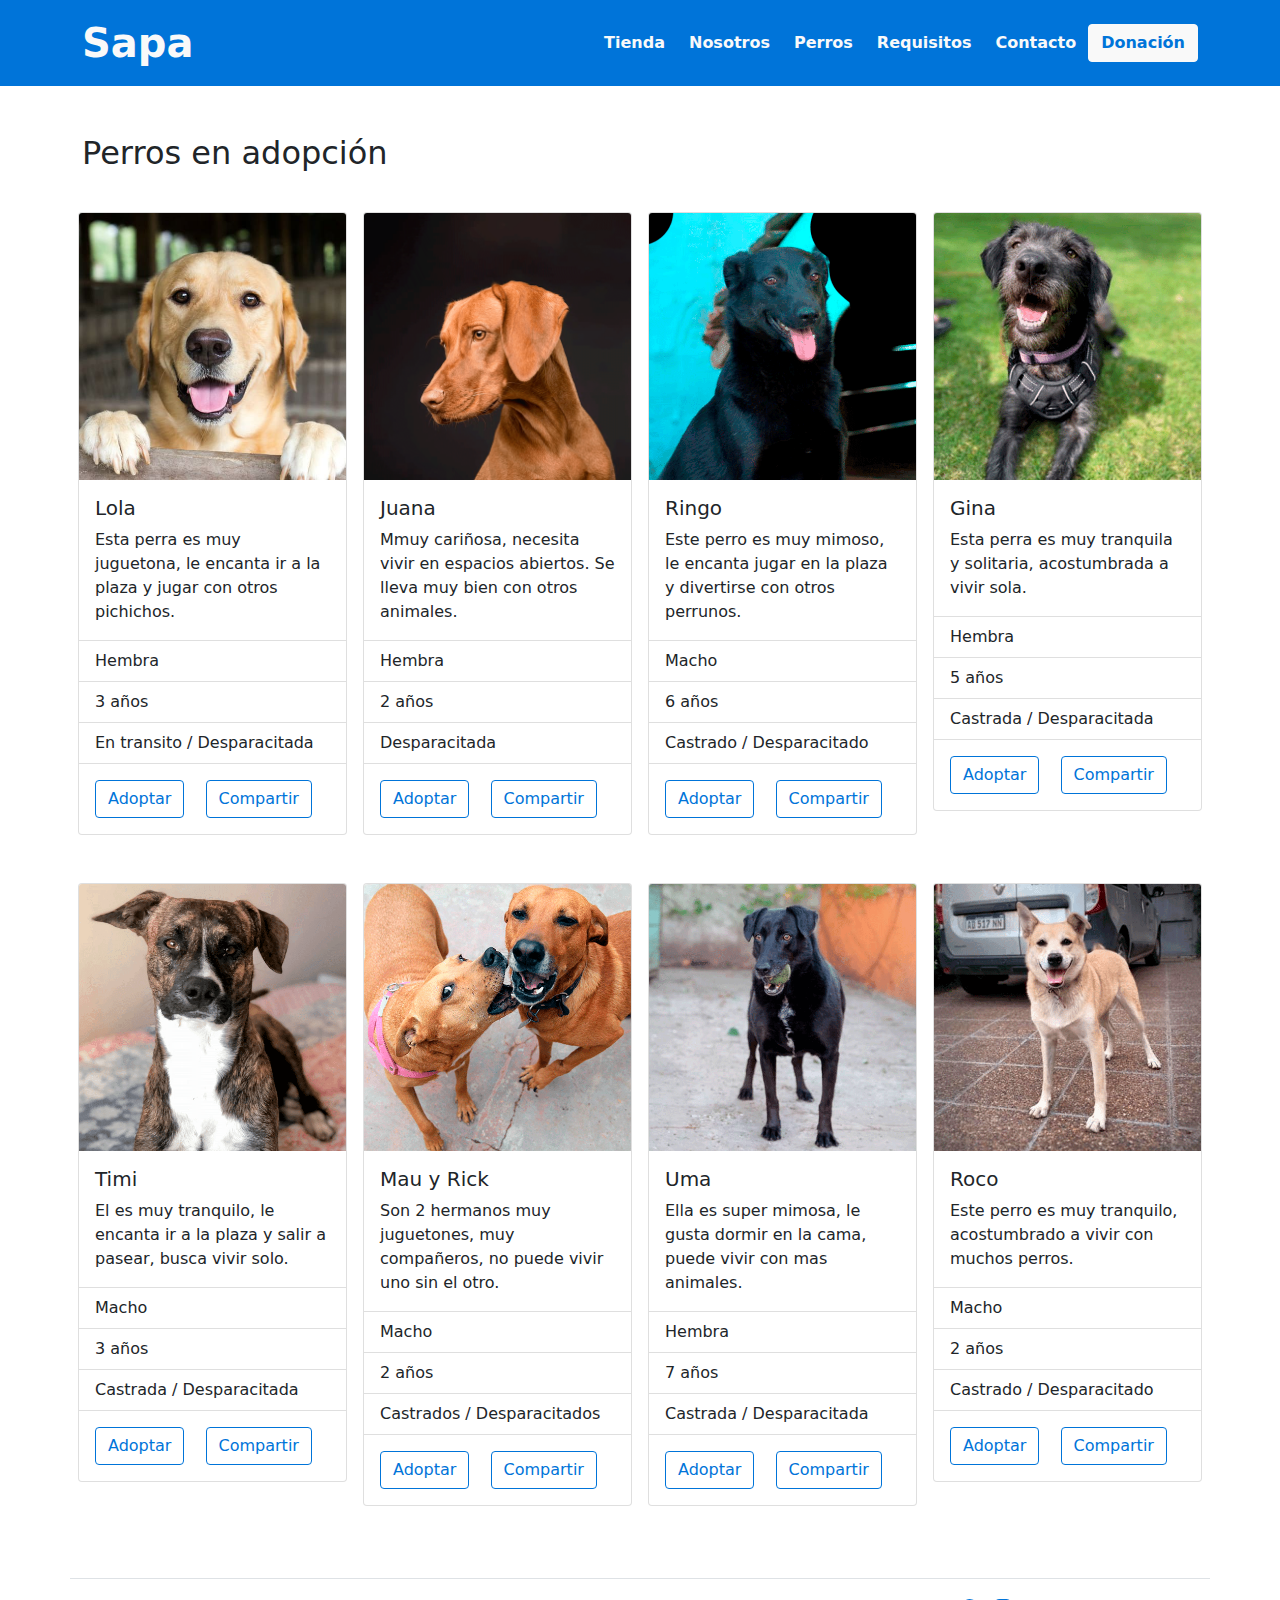
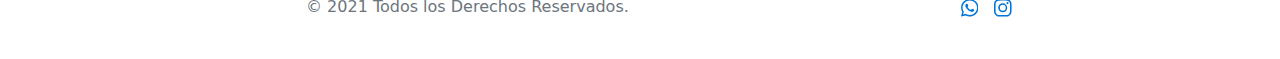
<file: vistas/perros.html>
<!doctype html>
<html lang="en">
  <head>
    <!-- Required meta tags -->
    <meta charset="utf-8">
    <meta name="viewport" content="width=device-width, initial-scale=1">

    <!-- SEO -->
    <meta name="description" content="SAPA - Defendemos los derechos de los animales.">
    <meta name="keywords" content="Contacto - Voluntario - Equipo - Salvar Vidas - Defender los Derechos - Perros - Mascotas - Animales - Refugio - Adopcion - Adoptar Cachorro - Donar - Asistencia Canina - Perro en Peligro - Maltrato Animal - Denuncia el Maltrato Animal - Perros en la Calle - Rescatar Perros - Transito de Perros">

    <!-- Bootstrap CSS -->
    <link href="https://cdn.jsdelivr.net/npm/bootstrap@5.1.1/dist/css/bootstrap.min.css" rel="stylesheet" integrity="sha384-F3w7mX95PdgyTmZZMECAngseQB83DfGTowi0iMjiWaeVhAn4FJkqJByhZMI3AhiU" crossorigin="anonymous">

    <link rel="stylesheet" href="../estilos/style.css">
    <title>SAPA - Adopcion</title>
  </head>
  <body>
    
    <!-- Menu de navegacion NAVBAR -->
    <nav class="navbar navbar-expand-lg navbar-light bg-primary w-100">
        <div class="container">
          <a class="navbar-brand text-light fs-1 fw-bold" href="../index.html">Sapa</a>
          <button class="navbar-toggler" type="button" data-bs-toggle="collapse" data-bs-target="#navbarSupportedContent" aria-controls="navbarSupportedContent" aria-expanded="false" aria-label="Toggle navigation">
            <span class="navbar-toggler-icon"></span>
          </button>
          <div class="collapse navbar-collapse" id="navbarSupportedContent">
            <ul class="navbar-nav align-items-center ms-auto mb-2 mb-lg-0">
              <li class="nav-item">
                <a class="nav-link text-light fw-bold mx-1" href="./tienda.html">Tienda</a>
              </li>
              <li class="nav-item">
                <a class="nav-link text-light fw-bold mx-1" href="./nosotros.html">Nosotros</a>
              </li>
              <li class="nav-item">
                <a class="nav-link text-light fw-bold mx-1" href="./perros.html">Perros</a>
              </li>
              <li class="nav-item">
                <a class="nav-link text-light fw-bold mx-1" href="./requisitos.html">Requisitos</a>
              </li>
              <li class="nav-item">
                <a class="nav-link text-light fw-bold mx-1" href="./contacto.html">Contacto</a>
              </li>
              <li class="nav-item">
                <a class="btn btn-light text-primary fw-bold" href="./donacion.html">Donación</a>
              </li>
            </ul>            
          </div>
        </div>
    </nav>

    <!-- Tarjetas de perros adopción -->
    <div class="container my-5">
      <h2 class="mb-3">Perros en adopción</h2>
      <div class="row">

        <div class="col-sm-12 col-md-6 col-lg-3 my-3 p-2">
          <div class="card">
            <img src="../img/adoptar/perro-01.jpg" class="card-img-top" alt="...">
            <div class="card-body">
              <h5 class="card-title">Lola</h5>
              <p class="card-text">Esta perra es muy juguetona, le encanta ir a la plaza y jugar con otros pichichos.</p>
            </div>
            <ul class="list-group list-group-flush">
              <li class="list-group-item">Hembra</li>
              <li class="list-group-item">3 años</li>
              <li class="list-group-item">En transito / Desparacitada</li>
            </ul>
            <div class="card-body">
              <a href="#" class="card-link"><button type="button" class="btn btn-outline-primary">Adoptar</button></a>
              <a href="#" class="card-link"><button type="button" class="btn btn-outline-primary">Compartir</button></a>
            </div>
          </div>
        </div>

        <div class="col-sm-12 col-md-6 col-lg-3 my-3 p-2">
          <div class="card">
            <img src="../img/adoptar/perro-02.png" class="card-img-top" alt="...">
            <div class="card-body">
              <h5 class="card-title">Juana</h5>
              <p class="card-text">Mmuy cariñosa, necesita vivir en espacios abiertos. Se lleva muy bien con otros animales.</p>
            </div>
            <ul class="list-group list-group-flush">
              <li class="list-group-item">Hembra</li>
              <li class="list-group-item">2 años</li>
              <li class="list-group-item">Desparacitada</li>
            </ul>
            <div class="card-body">
              <a href="#" class="card-link"><button type="button" class="btn btn-outline-primary">Adoptar</button></a>
              <a href="#" class="card-link"><button type="button" class="btn btn-outline-primary">Compartir</button></a>
            </div>
          </div>
        </div>

        <div class="col-sm-12 col-md-6 col-lg-3 my-3 p-2">
          <div class="card">
            <img src="../img/adoptar/perro-03.png" class="card-img-top" alt="...">
            <div class="card-body">
              <h5 class="card-title">Ringo</h5>
              <p class="card-text">Este perro es muy mimoso, le encanta jugar en la plaza y divertirse con otros perrunos.</p>
            </div>
            <ul class="list-group list-group-flush">
              <li class="list-group-item">Macho</li>
              <li class="list-group-item">6 años</li>
              <li class="list-group-item">Castrado / Desparacitado</li>
            </ul>
            <div class="card-body">
              <a href="#" class="card-link"><button type="button" class="btn btn-outline-primary">Adoptar</button></a>
              <a href="#" class="card-link"><button type="button" class="btn btn-outline-primary">Compartir</button></a>
            </div>
          </div>
        </div>

        <div class="col-sm-12 col-md-6 col-lg-3 my-3 p-2">
          <div class="card">
            <img src="../img/adoptar/perro-04.png" class="card-img-top" alt="...">
            <div class="card-body">
              <h5 class="card-title">Gina</h5>
              <p class="card-text">Esta perra es muy tranquila y solitaria, acostumbrada a vivir sola.</p>
            </div>
            <ul class="list-group list-group-flush">
              <li class="list-group-item">Hembra</li>
              <li class="list-group-item">5 años</li>
              <li class="list-group-item">Castrada / Desparacitada</li>
            </ul>
            <div class="card-body">
              <a href="#" class="card-link"><button type="button" class="btn btn-outline-primary">Adoptar</button></a>
              <a href="#" class="card-link"><button type="button" class="btn btn-outline-primary">Compartir</button></a>
            </div>
          </div>
        </div>

        <div class="col-sm-12 col-md-6 col-lg-3 my-3 p-2">
          <div class="card">
            <img src="../img/adoptar/perro-05.png" class="card-img-top" alt="...">
            <div class="card-body">
              <h5 class="card-title">Timi</h5>
              <p class="card-text">El es muy tranquilo, le encanta ir a la plaza y salir a pasear, busca vivir solo.</p>
            </div>
            <ul class="list-group list-group-flush">
              <li class="list-group-item">Macho</li>
              <li class="list-group-item">3 años</li>
              <li class="list-group-item">Castrada / Desparacitada</li>
            </ul>
            <div class="card-body">
              <a href="#" class="card-link"><button type="button" class="btn btn-outline-primary">Adoptar</button></a>
              <a href="#" class="card-link"><button type="button" class="btn btn-outline-primary">Compartir</button></a>
            </div>
          </div>
        </div>

        <div class="col-sm-12 col-md-6 col-lg-3 my-3 p-2">
          <div class="card">
            <img src="../img/adoptar/perro-06.png" class="card-img-top" alt="...">
            <div class="card-body">
              <h5 class="card-title">Mau y Rick</h5>
              <p class="card-text">Son 2 hermanos muy juguetones, muy compañeros, no puede vivir uno sin el otro.</p>
            </div>
            <ul class="list-group list-group-flush">
              <li class="list-group-item">Macho</li>
              <li class="list-group-item">2 años</li>
              <li class="list-group-item">Castrados / Desparacitados</li>
            </ul>
            <div class="card-body">
              <a href="#" class="card-link"><button type="button" class="btn btn-outline-primary">Adoptar</button></a>
              <a href="#" class="card-link"><button type="button" class="btn btn-outline-primary">Compartir</button></a>
            </div>
          </div>
        </div>

        <div class="col-sm-12 col-md-6 col-lg-3 my-3 p-2">
          <div class="card">
            <img src="../img/adoptar/perro-07.png" class="card-img-top" alt="...">
            <div class="card-body">
              <h5 class="card-title">Uma</h5>
              <p class="card-text">Ella es super mimosa, le gusta dormir en la cama, puede vivir con mas animales.</p>
            </div>
            <ul class="list-group list-group-flush">
              <li class="list-group-item">Hembra</li>
              <li class="list-group-item">7 años</li>
              <li class="list-group-item">Castrada / Desparacitada</li>
            </ul>
            <div class="card-body">
              <a href="#" class="card-link"><button type="button" class="btn btn-outline-primary">Adoptar</button></a>
              <a href="#" class="card-link"><button type="button" class="btn btn-outline-primary">Compartir</button></a>
            </div>
          </div>
        </div>

        <div class="col-sm-12 col-md-6 col-lg-3 my-3 p-2">
          <div class="card">
            <img src="../img/adoptar/perro-08.png" class="card-img-top" alt="...">
            <div class="card-body">
              <h5 class="card-title">Roco</h5>
              <p class="card-text">Este perro es muy tranquilo, acostumbrado a vivir con muchos perros.</p>
            </div>
            <ul class="list-group list-group-flush">
              <li class="list-group-item">Macho</li>
              <li class="list-group-item">2 años</li>
              <li class="list-group-item">Castrado / Desparacitado</li>
            </ul>
            <div class="card-body">
              <a href="#" class="card-link"><button type="button" class="btn btn-outline-primary">Adoptar</button></a>
              <a href="#" class="card-link"><button type="button" class="btn btn-outline-primary">Compartir</button></a>
            </div>
          </div>
        </div>

        
      </div>
    </div>

    <!-- Footer -->
    <footer class="container d-flex flex-wrap justify-content-center py-3 my-4 border-top">
      <div class="col-md-4 d-flex align-items-center">
          <a href="/" class="mb-3 me-2 mb-md-0 text-muted text-decoration-none lh-1">
          <svg class="bi" width="30" height="24"><use xlink:href="#bootstrap"></use></svg>
          </a>
          <span class="text-muted">© 2021 Todos los Derechos Reservados.</span>
      </div>
  
      <ul class="nav col-md-4 d-flex justify-content-end list-unstyled d-flex">
          <div class="align-items-center">
              <a href="https://web.whatsapp.com/"><svg xmlns="http://www.w3.org/2000/svg" width="1.1rem" height="1.1rem" fill="currentColor" class="bi bi-whatsapp text-secondary mx-3 icon-color" viewBox="0 0 16 16">
                      <path d="M13.601 2.326A7.854 7.854 0 0 0 7.994 0C3.627 0 .068 3.558.064 7.926c0 1.399.366 2.76 1.057 3.965L0 16l4.204-1.102a7.933 7.933 0 0 0 3.79.965h.004c4.368 0 7.926-3.558 7.93-7.93A7.898 7.898 0 0 0 13.6 2.326zM7.994 14.521a6.573 6.573 0 0 1-3.356-.92l-.24-.144-2.494.654.666-2.433-.156-.251a6.56 6.56 0 0 1-1.007-3.505c0-3.626 2.957-6.584 6.591-6.584a6.56 6.56 0 0 1 4.66 1.931 6.557 6.557 0 0 1 1.928 4.66c-.004 3.639-2.961 6.592-6.592 6.592zm3.615-4.934c-.197-.099-1.17-.578-1.353-.646-.182-.065-.315-.099-.445.099-.133.197-.513.646-.627.775-.114.133-.232.148-.43.05-.197-.1-.836-.308-1.592-.985-.59-.525-.985-1.175-1.103-1.372-.114-.198-.011-.304.088-.403.087-.088.197-.232.296-.346.1-.114.133-.198.198-.33.065-.134.034-.248-.015-.347-.05-.099-.445-1.076-.612-1.47-.16-.389-.323-.335-.445-.34-.114-.007-.247-.007-.38-.007a.729.729 0 0 0-.529.247c-.182.198-.691.677-.691 1.654 0 .977.71 1.916.81 2.049.098.133 1.394 2.132 3.383 2.992.47.205.84.326 1.129.418.475.152.904.129 1.246.08.38-.058 1.171-.48 1.338-.943.164-.464.164-.86.114-.943-.049-.084-.182-.133-.38-.232z"/>
                  </svg>
              </a>    
          </div>

          <div class="align-items-center">
              <a href="https://www.instagram.com/"><svg xmlns="http://www.w3.org/2000/svg" width="1.1rem" height="1.1rem" fill="currentColor" class="bi bi-instagram text-secondary icon-color" viewBox="0 0 16 16">
                      <path d="M8 0C5.829 0 5.556.01 4.703.048 3.85.088 3.269.222 2.76.42a3.917 3.917 0 0 0-1.417.923A3.927 3.927 0 0 0 .42 2.76C.222 3.268.087 3.85.048 4.7.01 5.555 0 5.827 0 8.001c0 2.172.01 2.444.048 3.297.04.852.174 1.433.372 1.942.205.526.478.972.923 1.417.444.445.89.719 1.416.923.51.198 1.09.333 1.942.372C5.555 15.99 5.827 16 8 16s2.444-.01 3.298-.048c.851-.04 1.434-.174 1.943-.372a3.916 3.916 0 0 0 1.416-.923c.445-.445.718-.891.923-1.417.197-.509.332-1.09.372-1.942C15.99 10.445 16 10.173 16 8s-.01-2.445-.048-3.299c-.04-.851-.175-1.433-.372-1.941a3.926 3.926 0 0 0-.923-1.417A3.911 3.911 0 0 0 13.24.42c-.51-.198-1.092-.333-1.943-.372C10.443.01 10.172 0 7.998 0h.003zm-.717 1.442h.718c2.136 0 2.389.007 3.232.046.78.035 1.204.166 1.486.275.373.145.64.319.92.599.28.28.453.546.598.92.11.281.24.705.275 1.485.039.843.047 1.096.047 3.231s-.008 2.389-.047 3.232c-.035.78-.166 1.203-.275 1.485a2.47 2.47 0 0 1-.599.919c-.28.28-.546.453-.92.598-.28.11-.704.24-1.485.276-.843.038-1.096.047-3.232.047s-2.39-.009-3.233-.047c-.78-.036-1.203-.166-1.485-.276a2.478 2.478 0 0 1-.92-.598 2.48 2.48 0 0 1-.6-.92c-.109-.281-.24-.705-.275-1.485-.038-.843-.046-1.096-.046-3.233 0-2.136.008-2.388.046-3.231.036-.78.166-1.204.276-1.486.145-.373.319-.64.599-.92.28-.28.546-.453.92-.598.282-.11.705-.24 1.485-.276.738-.034 1.024-.044 2.515-.045v.002zm4.988 1.328a.96.96 0 1 0 0 1.92.96.96 0 0 0 0-1.92zm-4.27 1.122a4.109 4.109 0 1 0 0 8.217 4.109 4.109 0 0 0 0-8.217zm0 1.441a2.667 2.667 0 1 1 0 5.334 2.667 2.667 0 0 1 0-5.334z"/>
                  </svg>
              </a>
          </div>
      </ul>
    </footer>

    <!-- Option 1: Bootstrap Bundle with Popper -->
    <script src="https://cdn.jsdelivr.net/npm/bootstrap@5.1.1/dist/js/bootstrap.bundle.min.js" integrity="sha384-/bQdsTh/da6pkI1MST/rWKFNjaCP5gBSY4sEBT38Q/9RBh9AH40zEOg7Hlq2THRZ" crossorigin="anonymous"></script>

    </body>
</html>
</file>
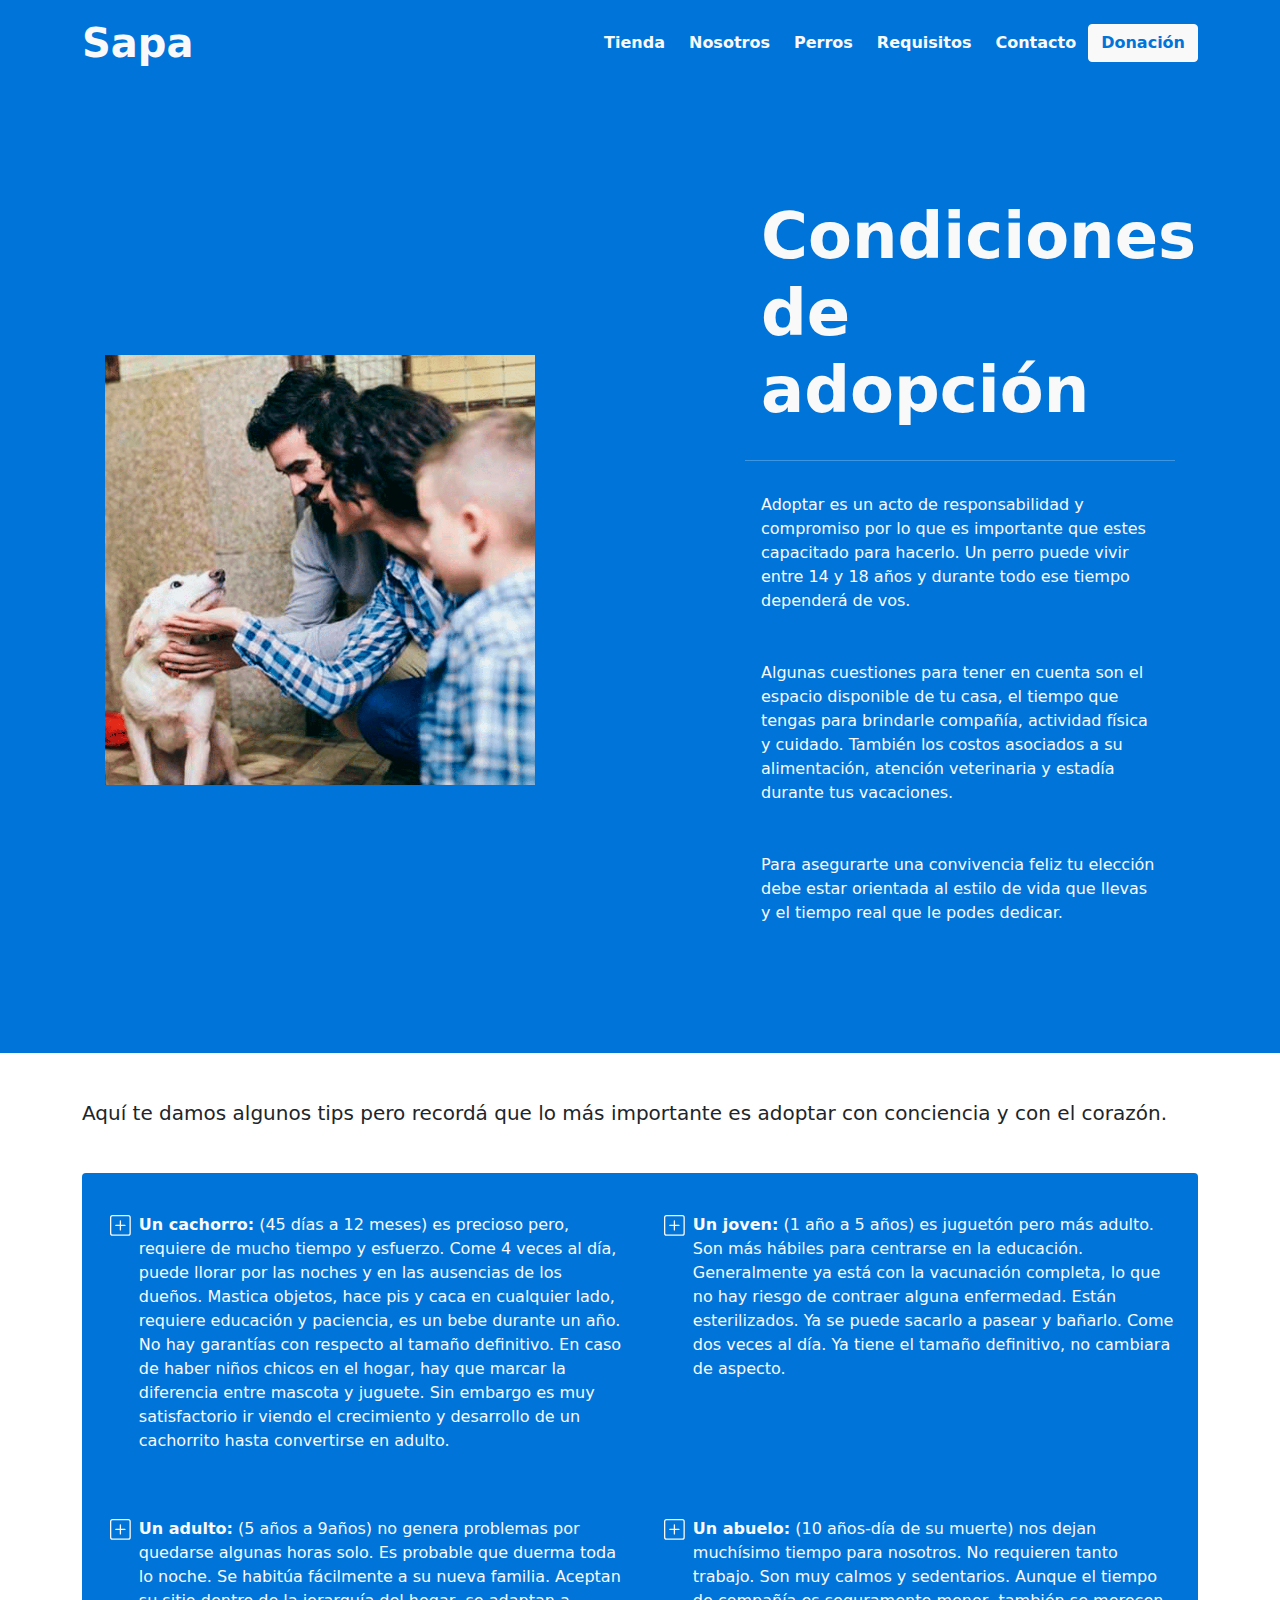
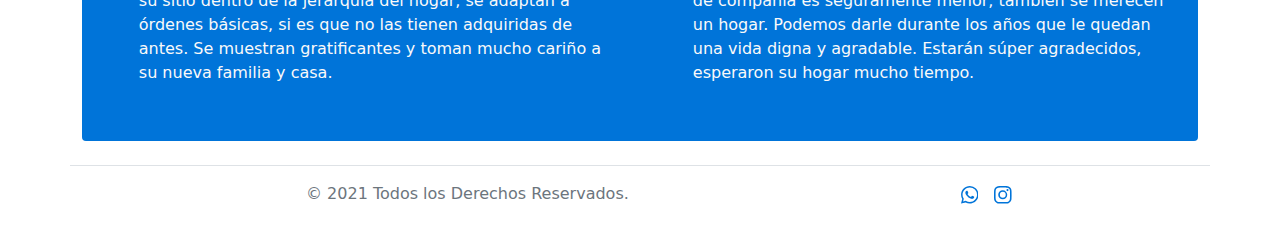
<file: vistas/requisitos.html>
<!doctype html>
<html lang="en">
  <head>
    <!-- Required meta tags -->
    <meta charset="utf-8">
    <meta name="viewport" content="width=device-width, initial-scale=1">

    <!-- SEO -->
    <meta name="description" content="SAPA - Defendemos los derechos de los animales.">
    <meta name="keywords" content="Requisitos de aopcion - Adoptar Cachorro - Por que adoptar un perro - Salvar Vidas - Defender los Derechos - Perros - Mascotas - Animales - Refugio - Adopcion - Donar - Asistencia Canina - Perro en Peligro - Maltrato Animal - Denuncia el Maltrato Animal - Perros en la Calle - Rescatar Perros - Transito de Perros">

    <!-- Bootstrap CSS -->
    <link href="https://cdn.jsdelivr.net/npm/bootstrap@5.1.1/dist/css/bootstrap.min.css" rel="stylesheet" integrity="sha384-F3w7mX95PdgyTmZZMECAngseQB83DfGTowi0iMjiWaeVhAn4FJkqJByhZMI3AhiU" crossorigin="anonymous">

    <link rel="stylesheet" href="../estilos/style.css">
    <title>SAPA - Adopcion</title>
  </head>
  <body>

    <!-- Menu de navegacion NAVBAR -->
    <nav class="navbar navbar-expand-lg navbar-light bg-primary w-100">
        <div class="container">
          <a class="navbar-brand text-light fs-1 fw-bold" href="../index.html">Sapa</a>
          <button class="navbar-toggler" type="button" data-bs-toggle="collapse" data-bs-target="#navbarSupportedContent" aria-controls="navbarSupportedContent" aria-expanded="false" aria-label="Toggle navigation">
            <span class="navbar-toggler-icon"></span>
          </button>
          <div class="collapse navbar-collapse" id="navbarSupportedContent">
            <ul class="navbar-nav align-items-center ms-auto mb-2 mb-lg-0">
              <li class="nav-item">
                <a class="nav-link text-light fw-bold mx-1" href="./tienda.html">Tienda</a>
              </li>
              <li class="nav-item">
                <a class="nav-link text-light fw-bold mx-1" href="./nosotros.html">Nosotros</a>
              </li>
              <li class="nav-item">
                <a class="nav-link text-light fw-bold mx-1" href="./perros.html">Perros</a>
              </li>
              <li class="nav-item">
                <a class="nav-link text-light fw-bold mx-1" href="./requisitos.html">Requisitos</a>
              </li>
              <li class="nav-item">
                <a class="nav-link text-light fw-bold  mx-1" href="./contacto.html">Contacto</a>
              </li>
              <li class="nav-item">
                <a class="btn btn-light text-primary fw-bold" href="./donacion.html">Donación</a>
              </li>
            </ul>            
          </div>
        </div>
    </nav>

    <!-- Requisitos de adopción -->
    <div id="hero">
      <div class="row wv-100 g-0 bg-primary py-5 h-100">
        <div class="col-lg-6 d-flex align-self-center ">
          <div class="contenido mx-auto">
              <img src="../img/condicion-adopcion.png" class="contenido__img img-fluid" alt="">
          </div>
        </div>

        <div class="col-lg-6 d-flex align-self-center">
          <div class="contenido my-5 w-100 mx-auto">
            <h2 class="display-3 fw-bold text-light p-3">Condiciones de adopción</h2>
            <hr class="text-light">
            <p class="text-light p-3">Adoptar es un acto de responsabilidad y compromiso por lo que es importante que estes capacitado para hacerlo. Un perro puede vivir entre 14 y 18 años y durante todo ese tiempo dependerá de vos.</p>
            <p class="text-light p-3">Algunas cuestiones para tener en cuenta son el espacio disponible de tu casa, el tiempo que tengas para brindarle compañía, actividad física y cuidado. También los costos asociados a su alimentación, atención veterinaria y estadía durante tus vacaciones.</p>
            <p class="text-light p-3">Para asegurarte una convivencia feliz tu elección debe estar orientada al estilo de vida que llevas y el tiempo real que le podes dedicar.</p>
          </div>
        </div>
      </div>
    </div>      

    <div class="container">
      <h5 class="my-5">Aquí te damos algunos tips pero recordá que lo más importante es adoptar con conciencia y con el corazón.</h5>

      <!-- OBJETIVOS -->
      <div class="bg-primary rounded my-1">
        <!-- <h2 class="mt-5 mb-3 p-1 fw-bold fs-1 text-light">Nuestros objetivos</h2> -->
        <div class="row p-3">

          <div class="col-sm-12 col-md-6 my-2 p-3 d-flex">
              <div>
                <svg xmlns="http://www.w3.org/2000/svg" width="1.3rem" height="1.3rem" fill="currentColor" class="bi bi-plus-square text-light mx-2" viewBox="0 0 16 16">
                    <path d="M14 1a1 1 0 0 1 1 1v12a1 1 0 0 1-1 1H2a1 1 0 0 1-1-1V2a1 1 0 0 1 1-1h12zM2 0a2 2 0 0 0-2 2v12a2 2 0 0 0 2 2h12a2 2 0 0 0 2-2V2a2 2 0 0 0-2-2H2z"/>
                    <path d="M8 4a.5.5 0 0 1 .5.5v3h3a.5.5 0 0 1 0 1h-3v3a.5.5 0 0 1-1 0v-3h-3a.5.5 0 0 1 0-1h3v-3A.5.5 0 0 1 8 4z"/>
                </svg>
              </div>
              <p class="text-light"><span class="text-light fw-bold">Un cachorro:</span> (45 días a 12 meses) es precioso pero, requiere de mucho tiempo y esfuerzo. Come 4 veces al día, puede llorar por las noches y en las ausencias de los dueños. Mastica objetos, hace pis y caca en cualquier lado, requiere educación y paciencia, es un bebe durante un año. No hay garantías con respecto al tamaño definitivo. En caso de haber niños chicos en el hogar, hay que marcar la diferencia entre mascota y juguete. Sin embargo es muy satisfactorio ir viendo el crecimiento y desarrollo de un cachorrito hasta convertirse en adulto.</p>
          </div>

          <div class="col-sm-12 col-md-6 my-2 p-3 d-flex">
            <div>
              <svg xmlns="http://www.w3.org/2000/svg" width="1.3rem" height="1.3rem" fill="currentColor" class="bi bi-plus-square text-light mx-2" viewBox="0 0 16 16">
                  <path d="M14 1a1 1 0 0 1 1 1v12a1 1 0 0 1-1 1H2a1 1 0 0 1-1-1V2a1 1 0 0 1 1-1h12zM2 0a2 2 0 0 0-2 2v12a2 2 0 0 0 2 2h12a2 2 0 0 0 2-2V2a2 2 0 0 0-2-2H2z"/>
                  <path d="M8 4a.5.5 0 0 1 .5.5v3h3a.5.5 0 0 1 0 1h-3v3a.5.5 0 0 1-1 0v-3h-3a.5.5 0 0 1 0-1h3v-3A.5.5 0 0 1 8 4z"/>
              </svg>
            </div>
            <p class="text-light"><span class="text-light fw-bold">Un joven:</span> (1 año a 5 años) es juguetón pero más adulto. Son más hábiles para centrarse en la educación. Generalmente ya está con la vacunación completa, lo que no hay riesgo de contraer alguna enfermedad. Están esterilizados. Ya se puede sacarlo a pasear y bañarlo. Come dos veces al día. Ya tiene el tamaño definitivo, no cambiara de aspecto.</p>
          </div>

          <div class="col-sm-12 col-md-6 my-2 p-3 d-flex">
            <div>
              <svg xmlns="http://www.w3.org/2000/svg" width="1.3rem" height="1.3rem" fill="currentColor" class="bi bi-plus-square text-light mx-2" viewBox="0 0 16 16">
                  <path d="M14 1a1 1 0 0 1 1 1v12a1 1 0 0 1-1 1H2a1 1 0 0 1-1-1V2a1 1 0 0 1 1-1h12zM2 0a2 2 0 0 0-2 2v12a2 2 0 0 0 2 2h12a2 2 0 0 0 2-2V2a2 2 0 0 0-2-2H2z"/>
                  <path d="M8 4a.5.5 0 0 1 .5.5v3h3a.5.5 0 0 1 0 1h-3v3a.5.5 0 0 1-1 0v-3h-3a.5.5 0 0 1 0-1h3v-3A.5.5 0 0 1 8 4z"/>
              </svg>
            </div>
            <p class="text-light"><span class="text-light fw-bold">Un adulto:</span> (5 años a 9años) no genera problemas por quedarse algunas horas solo. Es probable que duerma toda lo noche. Se habitúa fácilmente a su nueva familia. Aceptan su sitio dentro de la jerarquía del hogar, se adaptan a órdenes básicas, si es que no las tienen adquiridas de antes. Se muestran gratificantes y toman mucho cariño a su nueva familia y casa.</p>
          </div>

          <div class="col-sm-12 col-md-6 my-2 p-3 d-flex">
            <div>
              <svg xmlns="http://www.w3.org/2000/svg" width="1.3rem" height="1.3rem" fill="currentColor" class="bi bi-plus-square text-light mx-2" viewBox="0 0 16 16">
                  <path d="M14 1a1 1 0 0 1 1 1v12a1 1 0 0 1-1 1H2a1 1 0 0 1-1-1V2a1 1 0 0 1 1-1h12zM2 0a2 2 0 0 0-2 2v12a2 2 0 0 0 2 2h12a2 2 0 0 0 2-2V2a2 2 0 0 0-2-2H2z"/>
                  <path d="M8 4a.5.5 0 0 1 .5.5v3h3a.5.5 0 0 1 0 1h-3v3a.5.5 0 0 1-1 0v-3h-3a.5.5 0 0 1 0-1h3v-3A.5.5 0 0 1 8 4z"/>
              </svg>
            </div>
            <p class="text-light"><span class="text-light fw-bold">Un abuelo:</span> (10 años-día de su muerte) nos dejan muchísimo tiempo para nosotros. No requieren tanto trabajo. Son muy calmos y sedentarios. Aunque el tiempo de compañía es seguramente menor, también se merecen un hogar. Podemos darle durante los años que le quedan una vida digna y agradable. Estarán súper agradecidos, esperaron su hogar mucho tiempo.</p>
          </div>
            
        </div>
      </div>
    </div>

    <!-- Footer -->
    <footer class="container d-flex flex-wrap justify-content-center py-3 my-4 border-top">
      <div class="col-md-4 d-flex align-items-center">
          <a href="/" class="mb-3 me-2 mb-md-0 text-muted text-decoration-none lh-1">
          <svg class="bi" width="30" height="24"><use xlink:href="#bootstrap"></use></svg>
          </a>
          <span class="text-muted">© 2021 Todos los Derechos Reservados.</span>
      </div>
  
      <ul class="nav col-md-4 d-flex justify-content-end list-unstyled d-flex">
          <div class="align-items-center">
              <a href="https://web.whatsapp.com/"><svg xmlns="http://www.w3.org/2000/svg" width="1.1rem" height="1.1rem" fill="currentColor" class="bi bi-whatsapp text-secondary mx-3 icon-color" viewBox="0 0 16 16">
                      <path d="M13.601 2.326A7.854 7.854 0 0 0 7.994 0C3.627 0 .068 3.558.064 7.926c0 1.399.366 2.76 1.057 3.965L0 16l4.204-1.102a7.933 7.933 0 0 0 3.79.965h.004c4.368 0 7.926-3.558 7.93-7.93A7.898 7.898 0 0 0 13.6 2.326zM7.994 14.521a6.573 6.573 0 0 1-3.356-.92l-.24-.144-2.494.654.666-2.433-.156-.251a6.56 6.56 0 0 1-1.007-3.505c0-3.626 2.957-6.584 6.591-6.584a6.56 6.56 0 0 1 4.66 1.931 6.557 6.557 0 0 1 1.928 4.66c-.004 3.639-2.961 6.592-6.592 6.592zm3.615-4.934c-.197-.099-1.17-.578-1.353-.646-.182-.065-.315-.099-.445.099-.133.197-.513.646-.627.775-.114.133-.232.148-.43.05-.197-.1-.836-.308-1.592-.985-.59-.525-.985-1.175-1.103-1.372-.114-.198-.011-.304.088-.403.087-.088.197-.232.296-.346.1-.114.133-.198.198-.33.065-.134.034-.248-.015-.347-.05-.099-.445-1.076-.612-1.47-.16-.389-.323-.335-.445-.34-.114-.007-.247-.007-.38-.007a.729.729 0 0 0-.529.247c-.182.198-.691.677-.691 1.654 0 .977.71 1.916.81 2.049.098.133 1.394 2.132 3.383 2.992.47.205.84.326 1.129.418.475.152.904.129 1.246.08.38-.058 1.171-.48 1.338-.943.164-.464.164-.86.114-.943-.049-.084-.182-.133-.38-.232z"/>
                  </svg>
              </a>    
          </div>

          <div class="align-items-center">
              <a href="https://www.instagram.com/"><svg xmlns="http://www.w3.org/2000/svg" width="1.1rem" height="1.1rem" fill="currentColor" class="bi bi-instagram text-secondary icon-color" viewBox="0 0 16 16">
                      <path d="M8 0C5.829 0 5.556.01 4.703.048 3.85.088 3.269.222 2.76.42a3.917 3.917 0 0 0-1.417.923A3.927 3.927 0 0 0 .42 2.76C.222 3.268.087 3.85.048 4.7.01 5.555 0 5.827 0 8.001c0 2.172.01 2.444.048 3.297.04.852.174 1.433.372 1.942.205.526.478.972.923 1.417.444.445.89.719 1.416.923.51.198 1.09.333 1.942.372C5.555 15.99 5.827 16 8 16s2.444-.01 3.298-.048c.851-.04 1.434-.174 1.943-.372a3.916 3.916 0 0 0 1.416-.923c.445-.445.718-.891.923-1.417.197-.509.332-1.09.372-1.942C15.99 10.445 16 10.173 16 8s-.01-2.445-.048-3.299c-.04-.851-.175-1.433-.372-1.941a3.926 3.926 0 0 0-.923-1.417A3.911 3.911 0 0 0 13.24.42c-.51-.198-1.092-.333-1.943-.372C10.443.01 10.172 0 7.998 0h.003zm-.717 1.442h.718c2.136 0 2.389.007 3.232.046.78.035 1.204.166 1.486.275.373.145.64.319.92.599.28.28.453.546.598.92.11.281.24.705.275 1.485.039.843.047 1.096.047 3.231s-.008 2.389-.047 3.232c-.035.78-.166 1.203-.275 1.485a2.47 2.47 0 0 1-.599.919c-.28.28-.546.453-.92.598-.28.11-.704.24-1.485.276-.843.038-1.096.047-3.232.047s-2.39-.009-3.233-.047c-.78-.036-1.203-.166-1.485-.276a2.478 2.478 0 0 1-.92-.598 2.48 2.48 0 0 1-.6-.92c-.109-.281-.24-.705-.275-1.485-.038-.843-.046-1.096-.046-3.233 0-2.136.008-2.388.046-3.231.036-.78.166-1.204.276-1.486.145-.373.319-.64.599-.92.28-.28.546-.453.92-.598.282-.11.705-.24 1.485-.276.738-.034 1.024-.044 2.515-.045v.002zm4.988 1.328a.96.96 0 1 0 0 1.92.96.96 0 0 0 0-1.92zm-4.27 1.122a4.109 4.109 0 1 0 0 8.217 4.109 4.109 0 0 0 0-8.217zm0 1.441a2.667 2.667 0 1 1 0 5.334 2.667 2.667 0 0 1 0-5.334z"/>
                  </svg>
              </a>
          </div>
      </ul>
    </footer>

    <!-- Option 1: Bootstrap Bundle with Popper -->
    <script src="https://cdn.jsdelivr.net/npm/bootstrap@5.1.1/dist/js/bootstrap.bundle.min.js" integrity="sha384-/bQdsTh/da6pkI1MST/rWKFNjaCP5gBSY4sEBT38Q/9RBh9AH40zEOg7Hlq2THRZ" crossorigin="anonymous"></script>
    
    </body>
</html>
</file>
